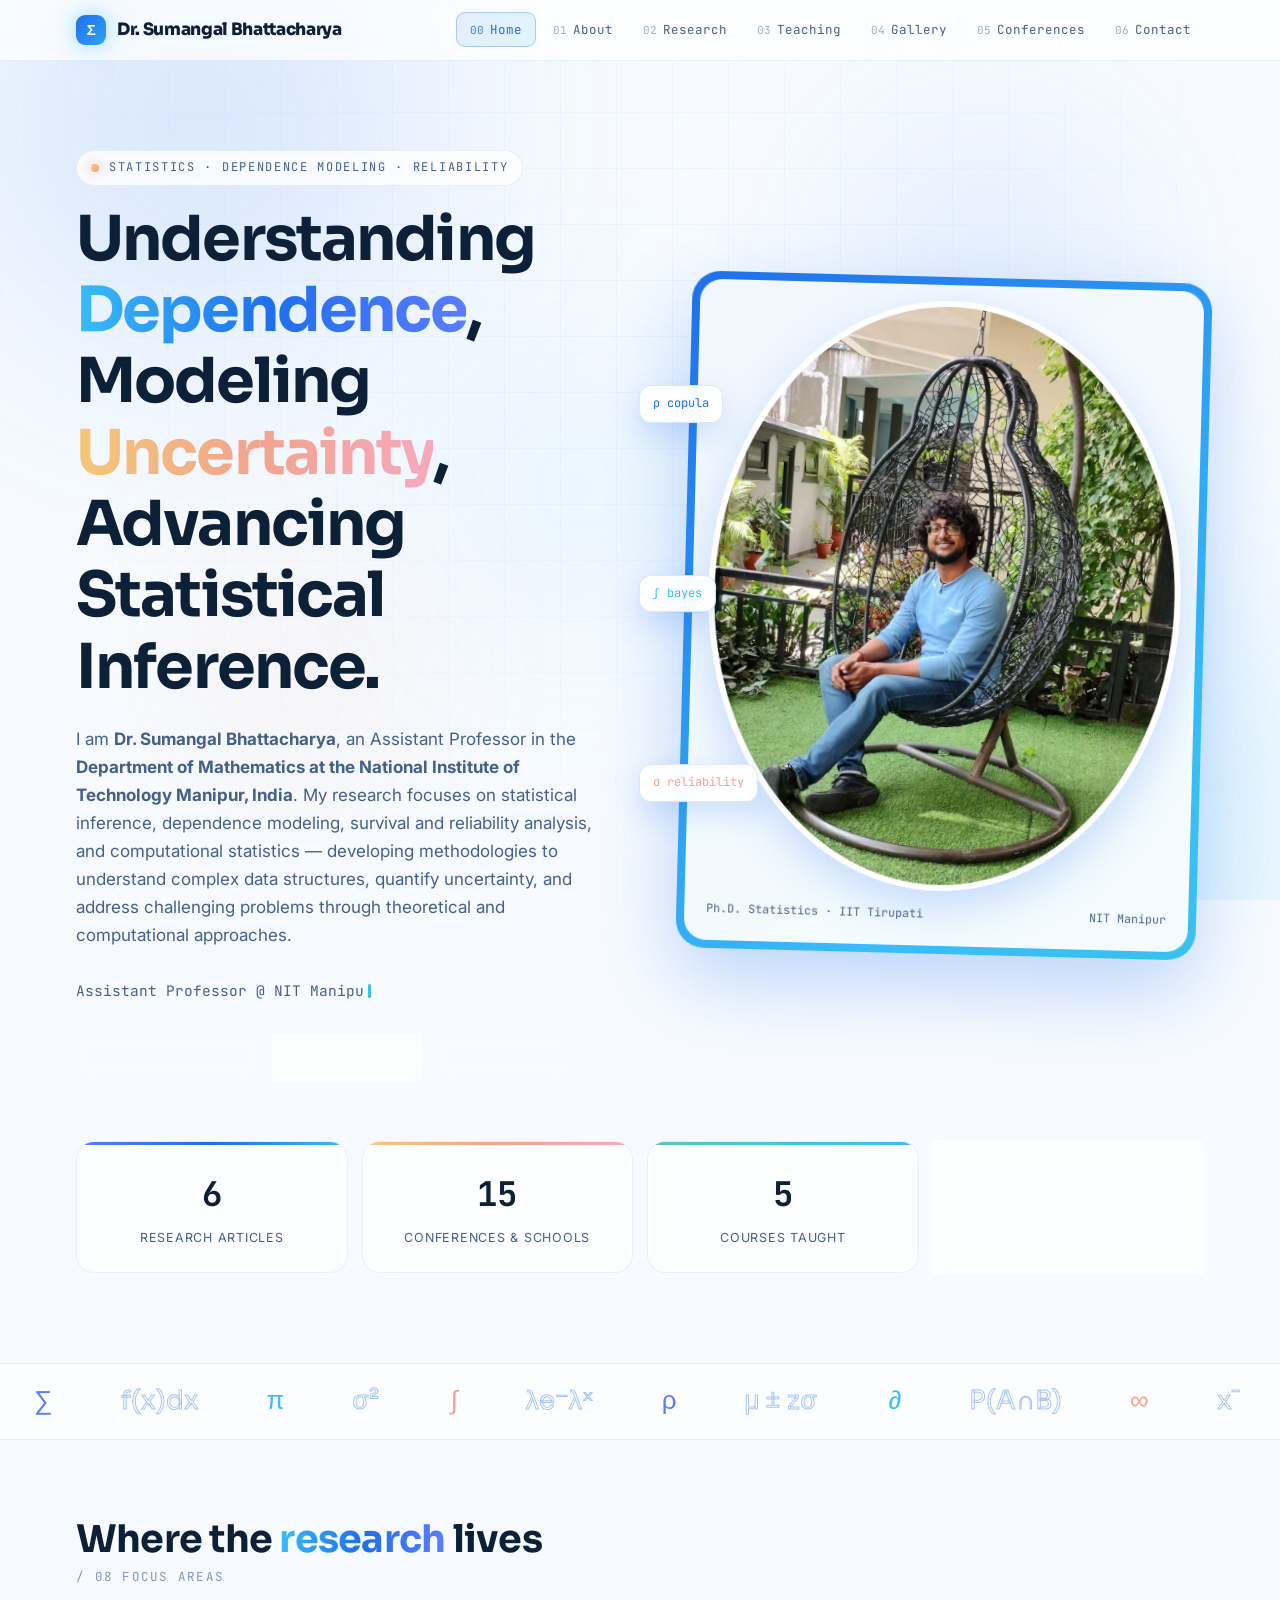
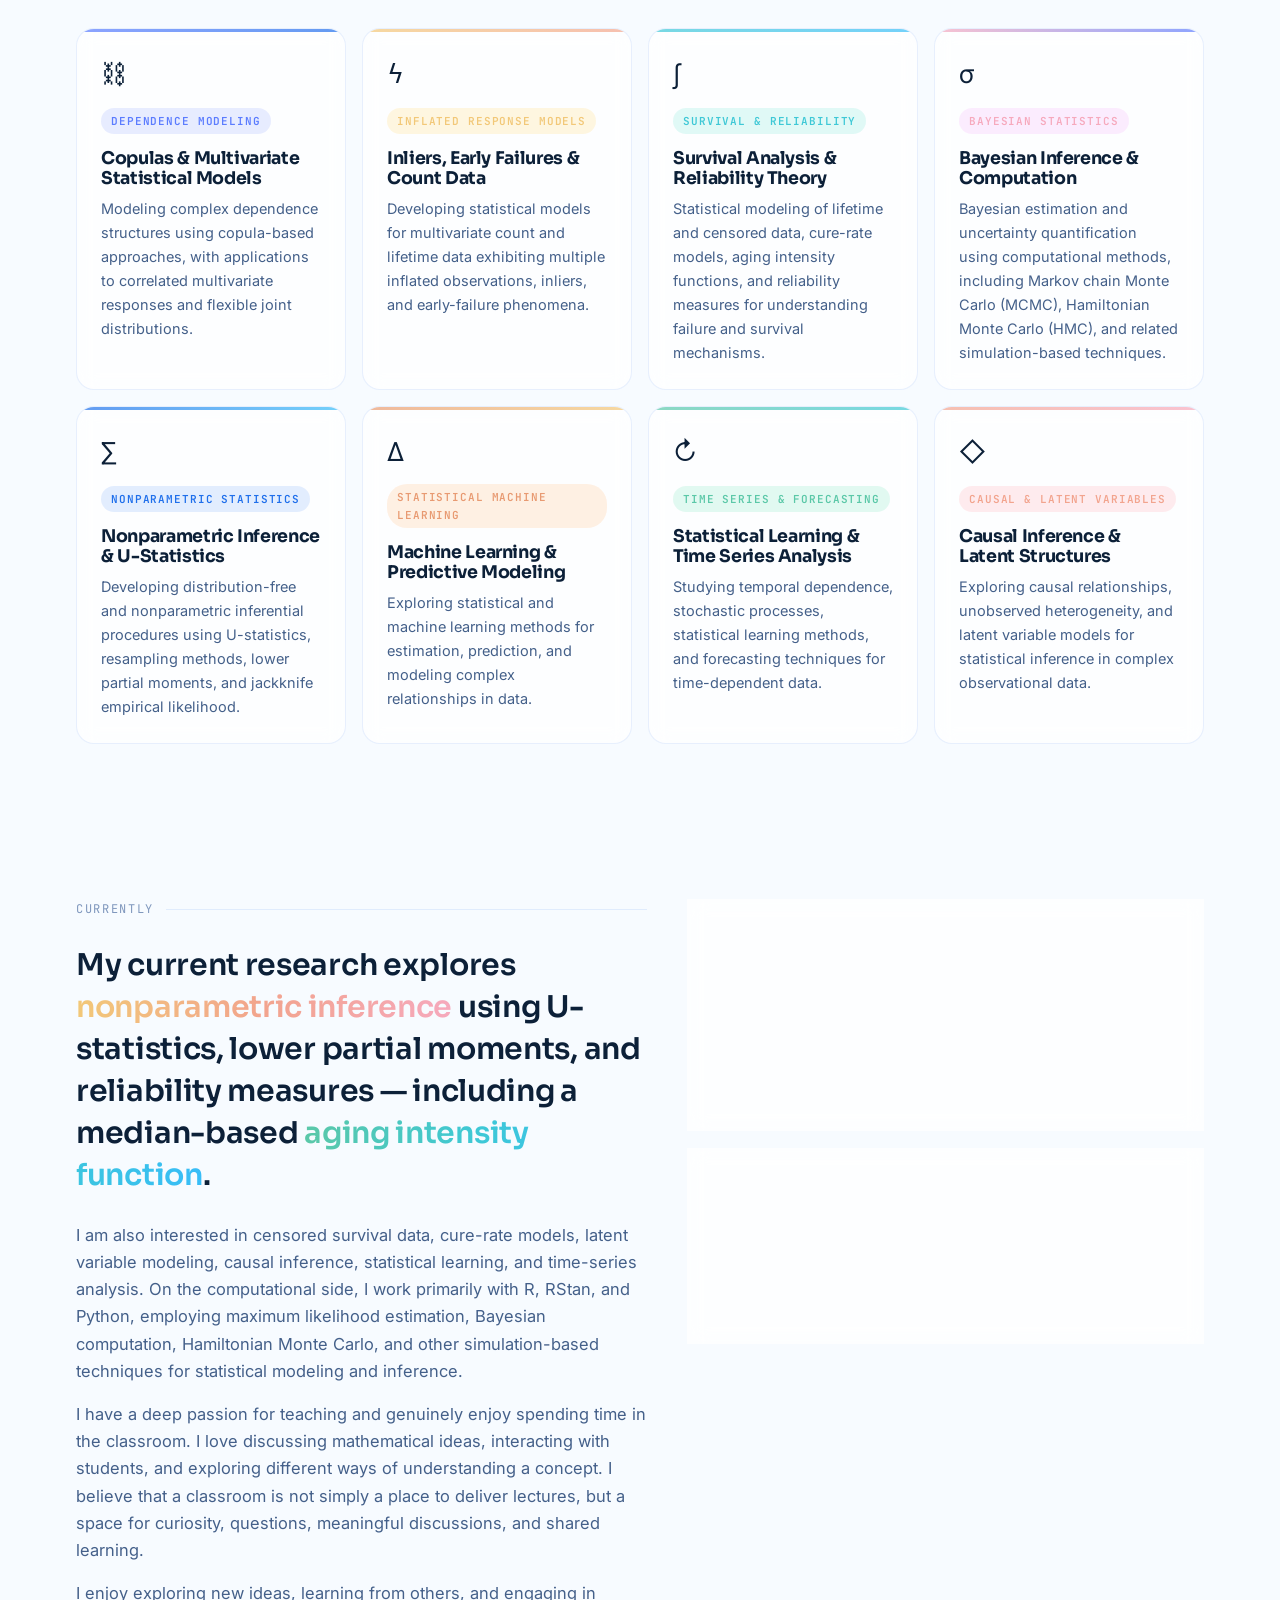
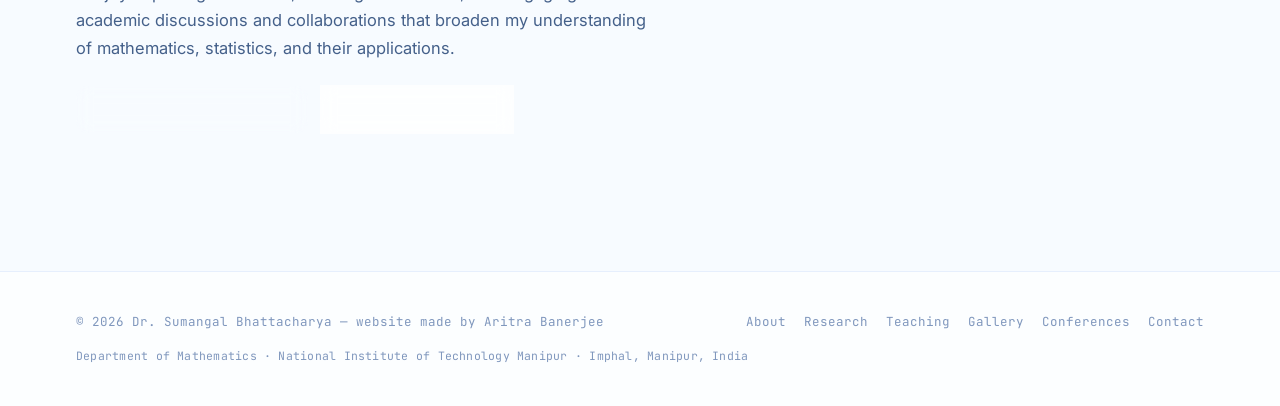
<file: index.html>
<!DOCTYPE html>
<html lang="en">
<head>
<meta charset="UTF-8">
<meta name="viewport" content="width=device-width, initial-scale=1.0">
<title>Dr. Sumangal Bhattacharya — Statistician &amp; Researcher</title>
<meta name="description" content="Portfolio of Dr. Sumangal Bhattacharya — Assistant Professor in the Department of Mathematics at the National Institute of Technology Manipur. Statistical inference, dependence modeling, survival and reliability analysis, and computational statistics.">
<link rel="stylesheet" href="css/style.css">
</head>
<body>

<div class="grid-overlay"></div>
<div class="aurora"><span></span><span></span><span></span></div>
<div class="mathfield" id="mathfield"></div>
<div class="progress"></div>

<header class="site-header">
  <nav class="nav">
    <a href="index.html" class="brand"><span class="orb">Σ</span>Dr. Sumangal Bhattacharya</a>
    <ul class="nav-links">
      <li><a href="index.html"><span class="idx">00</span>Home</a></li>
      <li><a href="about.html"><span class="idx">01</span>About</a></li>
      <li><a href="research.html"><span class="idx">02</span>Research</a></li>
      <li><a href="teaching.html"><span class="idx">03</span>Teaching</a></li>
      <li><a href="gallery.html"><span class="idx">04</span>Gallery</a></li>
      <li><a href="conferences.html"><span class="idx">05</span>Conferences</a></li>
      <li><a href="contact.html"><span class="idx">06</span>Contact</a></li>
    </ul>
    <button class="nav-toggle" aria-label="Toggle menu">☰</button>
  </nav>
</header>

<main>
  <!-- HERO -->
  <section class="hero">
    <div class="wrap hero-inner">
      <div class="reveal">
        <p class="eyebrow">Statistics · Dependence Modeling · Reliability</p>
        <h1>
          Understanding <span class="grad grad-1">Dependence</span>,
          <span class="line2">Modeling <span class="grad grad-2">Uncertainty</span>,</span>
          <span class="line2">Advancing Statistical Inference.</span>
        </h1>
        <p class="lead">
          I am <b>Dr. Sumangal Bhattacharya</b>, an Assistant Professor in the
          <b>Department of Mathematics at the National Institute of Technology Manipur, India</b>.
          My research focuses on statistical inference, dependence modeling, survival and
          reliability analysis, and computational statistics — developing methodologies to
          understand complex data structures, quantify uncertainty, and address challenging
          problems through theoretical and computational approaches.
        </p>
        <p class="lead mono" style="font-size:14.5px;">
          <span class="type-wrap"></span><span class="caret"></span>
        </p>
        <div class="btn-row">
          <a class="btn btn-primary" href="research.html">See the research →</a>
          <a class="btn" href="CV%20Sumangal%20Bhattacharya%20Statistics.pdf" target="_blank" rel="noopener">⬇ Download CV</a>
          <a class="btn btn-ghost" href="contact.html">Get in touch</a>
        </div>
      </div>

      <div class="reveal hero-media" data-delay="2">
        <div class="profile-card">
          <div class="card-inner">
            <!-- Drop your photo as images/profile.jpg to replace the monogram -->
            <img id="heroPic" src="images/profile.jpg" alt="Dr. Sumangal Bhattacharya"
                 onerror="this.src='data:image/svg+xml;utf8,'+encodeURIComponent('<svg xmlns=&quot;http://www.w3.org/2000/svg&quot; width=&quot;600&quot; height=&quot;600&quot;><defs><linearGradient id=&quot;g&quot; x1=&quot;0&quot; y1=&quot;0&quot; x2=&quot;1&quot; y2=&quot;1&quot;><stop offset=&quot;0&quot; stop-color=&quot;#a855f7&quot;/><stop offset=&quot;.5&quot; stop-color=&quot;#3b82f6&quot;/><stop offset=&quot;1&quot; stop-color=&quot;#22d3ee&quot;/></linearGradient></defs><rect width=&quot;600&quot; height=&quot;600&quot; fill=&quot;url(#g)&quot;/><text x=&quot;300&quot; y=&quot;340&quot; font-family=&quot;Sora, sans-serif&quot; font-size=&quot;200&quot; font-weight=&quot;800&quot; fill=&quot;#fff&quot; text-anchor=&quot;middle&quot;>&#x03A3; &#x03C0;</text><text x=&quot;300&quot; y=&quot;420&quot; font-family=&quot;JetBrains Mono, monospace&quot; font-size=&quot;34&quot; fill=&quot;rgba(255,255,255,.85)&quot; text-anchor=&quot;middle&quot;>Statistics · Mathematics</text></svg>'); this.removeAttribute('onerror');">
            <div class="pc-meta">
              <span>Ph.D. Statistics · IIT Tirupati</span>
              <span>NIT Manipur</span>
            </div>
          </div>
        </div>
        <div class="float-chip c1">ρ copula</div>
        <div class="float-chip c2">∫ bayes</div>
        <div class="float-chip c3">σ reliability</div>
      </div>
    </div>

    <div class="wrap">
      <div class="stat-strip reveal" data-delay="3">
        <div class="stat">
          <div class="n" data-count="6">0</div>
          <div class="l">Research articles</div>
        </div>
        <div class="stat">
          <div class="n" data-count="15">0</div>
          <div class="l">Conferences &amp; schools</div>
        </div>
        <div class="stat">
          <div class="n" data-count="5">0</div>
          <div class="l">Courses taught</div>
        </div>
        <div class="stat">
          <div class="n" data-count="3">0</div>
          <div class="l">Institutions served</div>
        </div>
      </div>
    </div>
  </section>

  <!-- MARQUEE -->
  <div class="marquee">
    <div class="track">
      <span class="hi">∑</span><span>f(x)dx</span><span class="hi">π</span><span>σ²</span>
      <span class="hi">∫</span><span>λe⁻λˣ</span><span class="hi">ρ</span><span>μ ± zσ</span>
      <span class="hi">∂</span><span>P(A∩B)</span><span class="hi">∞</span><span>x̄</span>
      <span class="hi">Δ</span><span>X~N(0,1)</span><span class="hi">θ̂</span><span>√2</span>
      <span class="hi">η</span><span>p-value</span><span class="hi">Γ</span><span>H₀ vs H₁</span>
      <span class="hi">e</span><span>cov(X,Y)</span><span class="hi">χ²</span><span>β₀+β₁x</span>
      <span class="hi">⊕</span><span>lim f(x)</span><span class="hi">φ</span><span>Σxᵢ</span>
      <span class="hi">∑</span><span>f(x)dx</span><span class="hi">π</span><span>σ²</span>
      <span class="hi">∫</span><span>λe⁻λˣ</span><span class="hi">ρ</span><span>μ ± zσ</span>
      <span class="hi">∂</span><span>P(A∩B)</span><span class="hi">∞</span><span>x̄</span>
    </div>
  </div>

  <!-- RESEARCH AREAS -->
  <section class="section">
    <div class="wrap">
      <div class="section-head reveal">
        <div>
          <h2>Where the <span class="grad grad-1">research</span> lives</h2>
          <span class="sub">/ 08 focus areas</span>
        </div>
      </div>

      <div class="grid">
        <div class="card tilt reveal" data-c="0">
          <span class="sym">⛓</span>
          <span class="tag tag-violet">Dependence Modeling</span>
          <h3>Copulas &amp; Multivariate Statistical Models</h3>
          <p>Modeling complex dependence structures using copula-based approaches, with applications to correlated multivariate responses and flexible joint distributions.</p>
        </div>
        <div class="card tilt reveal" data-delay="1" data-c="1">
          <span class="sym">ϟ</span>
          <span class="tag tag-gold">Inflated Response Models</span>
          <h3>Inliers, Early Failures &amp; Count Data</h3>
          <p>Developing statistical models for multivariate count and lifetime data exhibiting multiple inflated observations, inliers, and early-failure phenomena.</p>
        </div>
        <div class="card tilt reveal" data-delay="2" data-c="2">
          <span class="sym">∫</span>
          <span class="tag tag-teal">Survival &amp; Reliability</span>
          <h3>Survival Analysis &amp; Reliability Theory</h3>
          <p>Statistical modeling of lifetime and censored data, cure-rate models, aging intensity functions, and reliability measures for understanding failure and survival mechanisms.</p>
        </div>
        <div class="card tilt reveal" data-c="3">
          <span class="sym">σ</span>
          <span class="tag tag-pink">Bayesian Statistics</span>
          <h3>Bayesian Inference &amp; Computation</h3>
          <p>Bayesian estimation and uncertainty quantification using computational methods, including Markov chain Monte Carlo (MCMC), Hamiltonian Monte Carlo (HMC), and related simulation-based techniques.</p>
        </div>
        <div class="card tilt reveal" data-delay="1" data-c="4">
          <span class="sym">∑</span>
          <span class="tag tag-blue">Nonparametric Statistics</span>
          <h3>Nonparametric Inference &amp; U-Statistics</h3>
          <p>Developing distribution-free and nonparametric inferential procedures using U-statistics, resampling methods, lower partial moments, and jackknife empirical likelihood.</p>
        </div>
        <div class="card tilt reveal" data-delay="2" data-c="5">
          <span class="sym">Δ</span>
          <span class="tag tag-orange">Statistical Machine Learning</span>
          <h3>Machine Learning &amp; Predictive Modeling</h3>
          <p>Exploring statistical and machine learning methods for estimation, prediction, and modeling complex relationships in data.</p>
        </div>
        <div class="card tilt reveal" data-c="6">
          <span class="sym">↻</span>
          <span class="tag tag-green">Time Series &amp; Forecasting</span>
          <h3>Statistical Learning &amp; Time Series Analysis</h3>
          <p>Studying temporal dependence, stochastic processes, statistical learning methods, and forecasting techniques for time-dependent data.</p>
        </div>
        <div class="card tilt reveal" data-delay="1" data-c="7">
          <span class="sym">◇</span>
          <span class="tag tag-coral">Causal &amp; Latent Variables</span>
          <h3>Causal Inference &amp; Latent Structures</h3>
          <p>Exploring causal relationships, unobserved heterogeneity, and latent variable models for statistical inference in complex observational data.</p>
        </div>
      </div>
    </div>
  </section>

  <!-- CURRENTLY -->
  <section class="section">
    <div class="wrap cols-2">
      <div class="reveal">
        <div class="divider-label">Currently</div>
        <p class="quote">
          My current research explores <span class="grad grad-2">nonparametric inference</span>
          using U-statistics, lower partial moments, and reliability measures — including
          a median-based <span class="grad grad-3">aging intensity function</span>.
        </p>
        <p class="lede">
          I am also interested in censored survival data, cure-rate models, latent variable
          modeling, causal inference, statistical learning, and time-series analysis. On the
          computational side, I work primarily with R, RStan, and Python, employing maximum
          likelihood estimation, Bayesian computation, Hamiltonian Monte Carlo, and other
          simulation-based techniques for statistical modeling and inference.
        </p>
        <p class="lede" style="margin-top:16px;">
          I have a deep passion for teaching and genuinely enjoy spending time in the classroom.
          I love discussing mathematical ideas, interacting with students, and exploring different
          ways of understanding a concept. I believe that a classroom is not simply a place to
          deliver lectures, but a space for curiosity, questions, meaningful discussions, and
          shared learning.
        </p>
        <p class="lede" style="margin-top:16px;">
          I enjoy exploring new ideas, learning from others, and engaging in academic discussions
          and collaborations that broaden my understanding of mathematics, statistics, and their
          applications.
        </p>
        <div class="btn-row" style="margin-top:24px;">
          <a class="btn btn-primary" href="gallery.html">View the photo gallery →</a>
          <a class="btn" href="about.html">Read the full story</a>
        </div>
      </div>
      <div class="reveal" data-delay="2">
        <div class="panel">
          <h3><span class="grad grad-1">Toolkit</span></h3>
          <div class="pill-row">
            <span class="pill p-violet">R</span>
            <span class="pill p-blue">RStan</span>
            <span class="pill p-cyan">Python</span>
            <span class="pill p-green">C++</span>
            <span class="pill p-gold">MATLAB</span>
            <span class="pill p-coral">LaTeX</span>
            <span class="pill p-pink">HMC · MCMC</span>
            <span class="pill p-teal">TensorFlow</span>
            <span class="pill p-orange">NumPy / SciPy</span>
            <span class="pill p-violet">scikit-learn</span>
            <span class="pill p-blue">ggplot2</span>
            <span class="pill p-cyan">tidyverse</span>
          </div>
        </div>
        <div class="panel">
          <h3><span class="grad grad-2">Highlight</span></h3>
          <p>
            <b style="color:var(--text);">On Modeling Bivariate Lifetime Data in the Presence of Inliers</b>
            — <em>Annals of Data Science</em> (2024). A copula-based framework for
            lifetime data that is robust to early-failure inliers.
          </p>
          <p style="margin-top:12px;color:var(--dim);font-family:var(--font-mono);font-size:12.5px;">
            DOI: 10.1007/s40745-023-00511-2
          </p>
        </div>
      </div>
    </div>
  </section>
</main>

<footer class="site-footer">
  <div class="wrap footer-row">
    <span>© <span id="year">2026</span> Dr. Sumangal Bhattacharya — website made by Aritra Banerjee</span>
    <div class="footer-links">
      <a href="about.html">About</a>
      <a href="research.html">Research</a>
      <a href="teaching.html">Teaching</a>
      <a href="gallery.html">Gallery</a>
      <a href="conferences.html">Conferences</a>
      <a href="contact.html">Contact</a>
    </div>
  </div>
  <div class="wrap footer-address">
    Department of Mathematics · National Institute of Technology Manipur · Imphal, Manipur, India
  </div>
</footer>

<button class="to-top" aria-label="Back to top">↑</button>

<script src="js/gallery-data.js"></script>
<script src="js/main.js"></script>
</body>
</html>
</file>
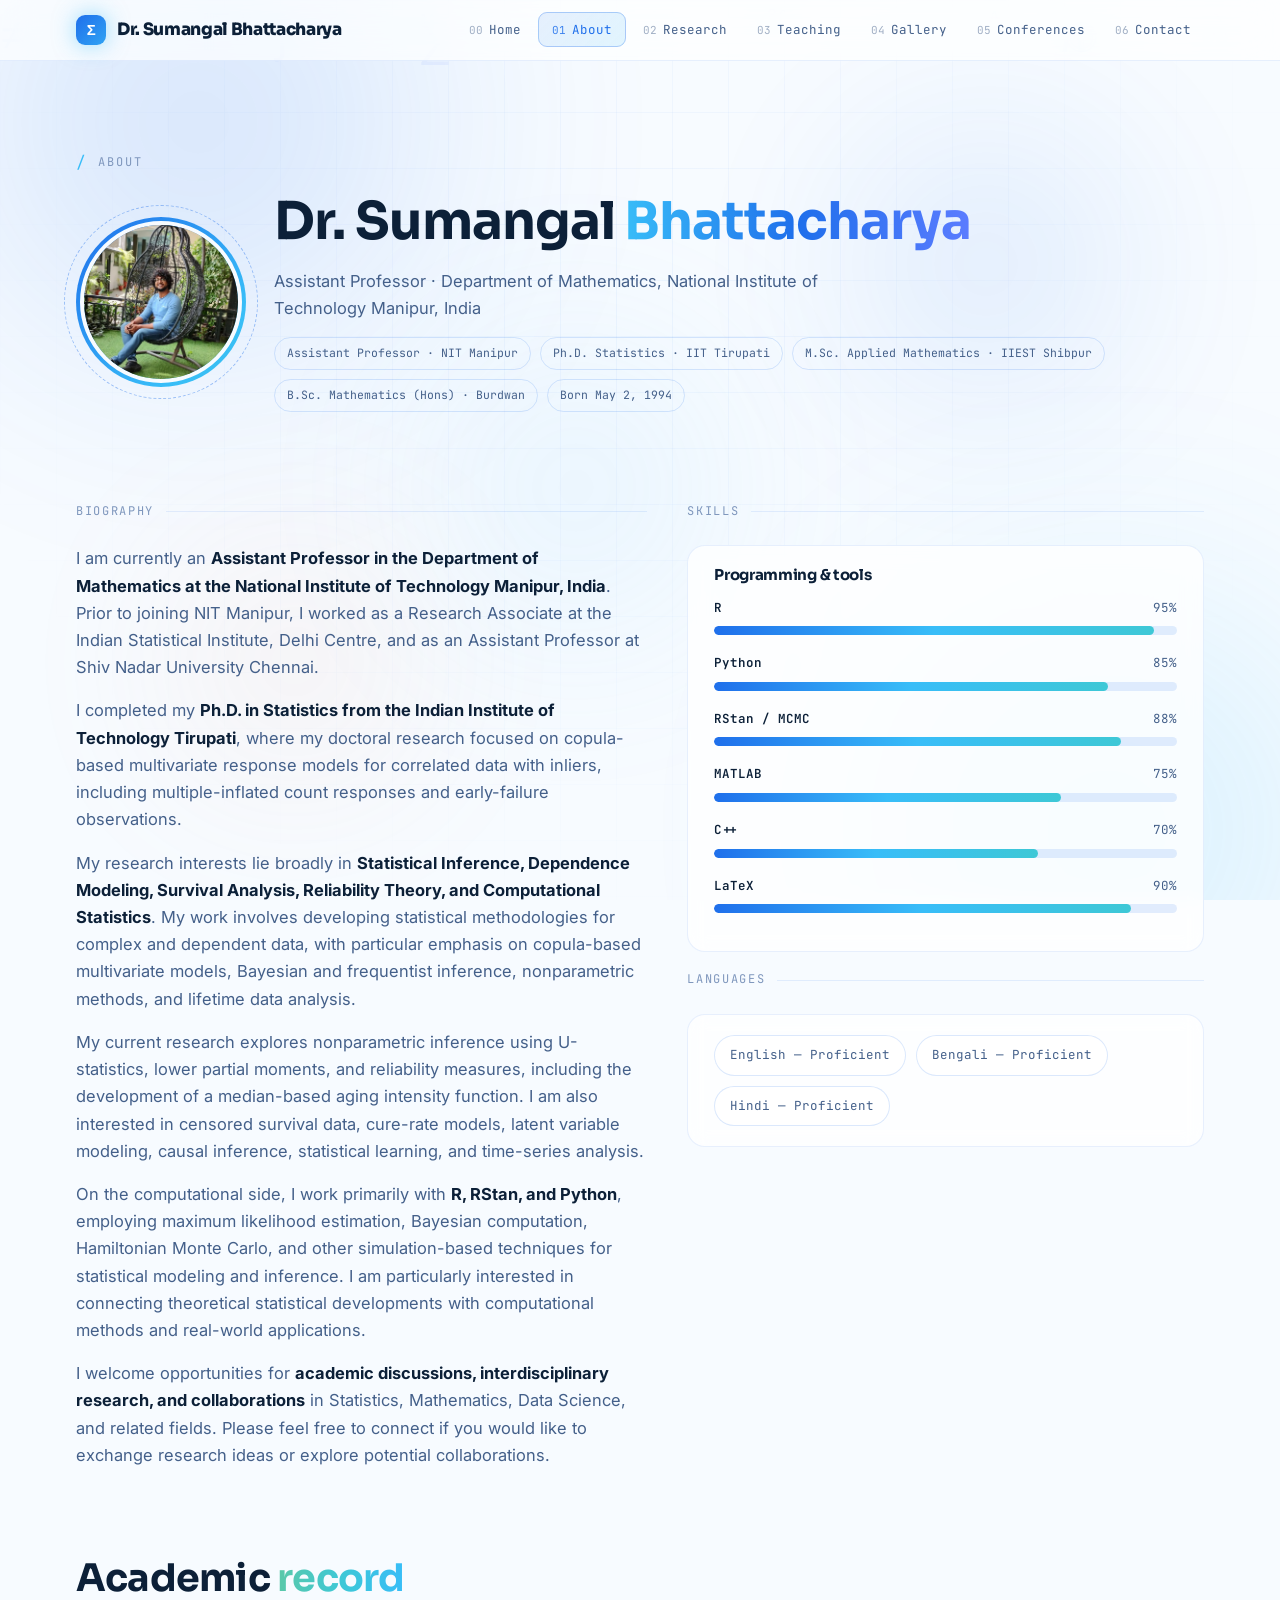
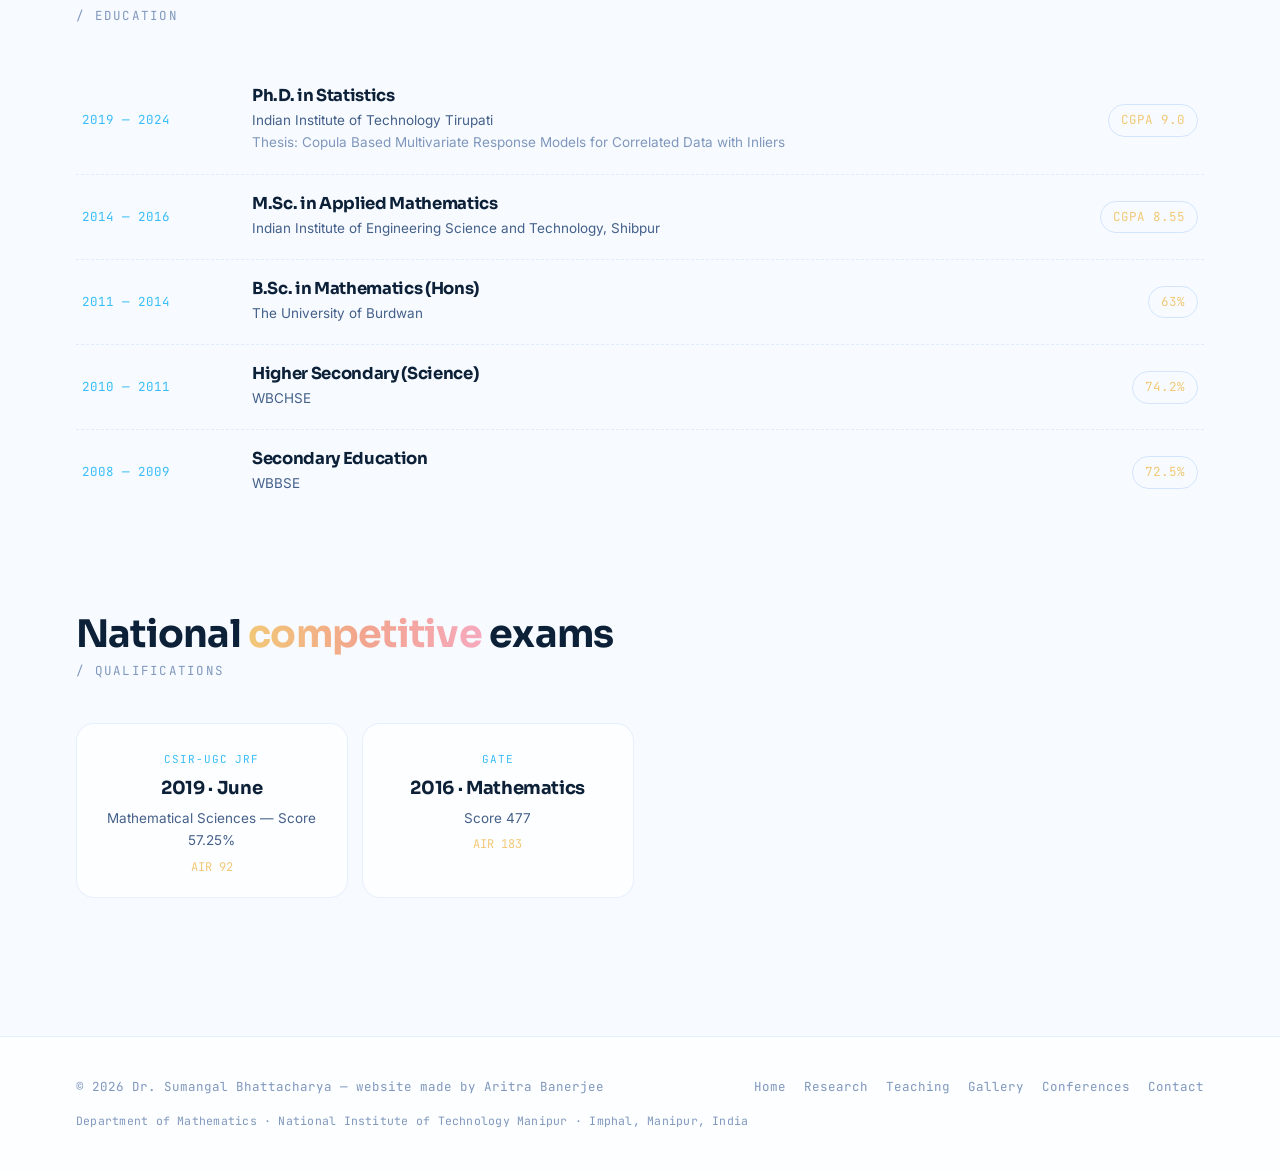
<file: about.html>
<!DOCTYPE html>
<html lang="en">
<head>
<meta charset="UTF-8">
<meta name="viewport" content="width=device-width, initial-scale=1.0">
<title>About — Dr. Sumangal Bhattacharya</title>
<meta name="description" content="About Dr. Sumangal Bhattacharya — Assistant Professor in the Department of Mathematics at the National Institute of Technology Manipur. Biography, education, qualifications, and skills.">
<link rel="stylesheet" href="css/style.css">
</head>
<body>

<div class="grid-overlay"></div>
<div class="aurora"><span></span><span></span><span></span></div>
<div class="mathfield" id="mathfield"></div>
<div class="progress"></div>

<header class="site-header">
  <nav class="nav">
    <a href="index.html" class="brand"><span class="orb">Σ</span>Dr. Sumangal Bhattacharya</a>
    <ul class="nav-links">
      <li><a href="index.html"><span class="idx">00</span>Home</a></li>
      <li><a href="about.html"><span class="idx">01</span>About</a></li>
      <li><a href="research.html"><span class="idx">02</span>Research</a></li>
      <li><a href="teaching.html"><span class="idx">03</span>Teaching</a></li>
      <li><a href="gallery.html"><span class="idx">04</span>Gallery</a></li>
      <li><a href="conferences.html"><span class="idx">05</span>Conferences</a></li>
      <li><a href="contact.html"><span class="idx">06</span>Contact</a></li>
    </ul>
    <button class="nav-toggle" aria-label="Toggle menu">☰</button>
  </nav>
</header>

<main>
  <section class="page-hero">
    <div class="wrap">
      <p class="crumb reveal">About</p>
      <div class="about-hero-row reveal">
        <div class="profile-pic">
          <!-- Drop your photo as images/profile.jpg to replace the monogram -->
          <img src="images/profile.jpg" alt="Dr. Sumangal Bhattacharya"
               onerror="this.src='data:image/svg+xml;utf8,'+encodeURIComponent('<svg xmlns=&quot;http://www.w3.org/2000/svg&quot; width=&quot;200&quot; height=&quot;200&quot;><defs><linearGradient id=&quot;g&quot; x1=&quot;0&quot; y1=&quot;0&quot; x2=&quot;1&quot; y2=&quot;1&quot;><stop offset=&quot;0&quot; stop-color=&quot;#a855f7&quot;/><stop offset=&quot;.5&quot; stop-color=&quot;#3b82f6&quot;/><stop offset=&quot;1&quot; stop-color=&quot;#22d3ee&quot;/></linearGradient></defs><rect width=&quot;200&quot; height=&quot;200&quot; fill=&quot;url(#g)&quot;/><text x=&quot;100&quot; y=&quot;125&quot; font-family=&quot;Sora, sans-serif&quot; font-size=&quot;60&quot; font-weight=&quot;800&quot; fill=&quot;#fff&quot; text-anchor=&quot;middle&quot;>SB</text></svg>'); this.removeAttribute('onerror');">
          <span class="ring"></span>
        </div>
        <div style="flex:1;min-width:240px;">
          <h1>Dr. Sumangal <span class="grad grad-1">Bhattacharya</span></h1>
          <p style="color:var(--muted);margin-top:6px;font-size:16.5px;">
            Assistant Professor · Department of Mathematics, National Institute of Technology Manipur, India
          </p>
          <div class="chip-row">
            <span class="mini-chip">Assistant Professor · NIT Manipur</span>
            <span class="mini-chip">Ph.D. Statistics · IIT Tirupati</span>
            <span class="mini-chip">M.Sc. Applied Mathematics · IIEST Shibpur</span>
            <span class="mini-chip">B.Sc. Mathematics (Hons) · Burdwan</span>
            <span class="mini-chip">Born May 2, 1994</span>
          </div>
        </div>
      </div>
    </div>
  </section>

  <section class="section" style="padding-top:30px;">
    <div class="wrap cols-2">
      <div class="reveal">
        <div class="divider-label">Biography</div>
        <p class="lede" style="margin-bottom:16px;">
          I am currently an <b style="color:var(--text);">Assistant Professor in the Department of
          Mathematics at the National Institute of Technology Manipur, India</b>. Prior to joining
          NIT Manipur, I worked as a Research Associate at the Indian Statistical Institute, Delhi
          Centre, and as an Assistant Professor at Shiv Nadar University Chennai.
        </p>
        <p class="lede" style="margin-bottom:16px;">
          I completed my <b style="color:var(--text);">Ph.D. in Statistics from the Indian Institute
          of Technology Tirupati</b>, where my doctoral research focused on copula-based multivariate
          response models for correlated data with inliers, including multiple-inflated count
          responses and early-failure observations.
        </p>
        <p class="lede" style="margin-bottom:16px;">
          My research interests lie broadly in <b style="color:var(--text);">Statistical Inference,
          Dependence Modeling, Survival Analysis, Reliability Theory, and Computational Statistics</b>.
          My work involves developing statistical methodologies for complex and dependent data, with
          particular emphasis on copula-based multivariate models, Bayesian and frequentist inference,
          nonparametric methods, and lifetime data analysis.
        </p>
        <p class="lede" style="margin-bottom:16px;">
          My current research explores nonparametric inference using U-statistics, lower partial
          moments, and reliability measures, including the development of a median-based aging
          intensity function. I am also interested in censored survival data, cure-rate models, latent
          variable modeling, causal inference, statistical learning, and time-series analysis.
        </p>
        <p class="lede" style="margin-bottom:16px;">
          On the computational side, I work primarily with <b style="color:var(--text);">R, RStan,
          and Python</b>, employing maximum likelihood estimation, Bayesian computation, Hamiltonian
          Monte Carlo, and other simulation-based techniques for statistical modeling and inference.
          I am particularly interested in connecting theoretical statistical developments with
          computational methods and real-world applications.
        </p>
        <p class="lede">
          I welcome opportunities for <b style="color:var(--text);">academic discussions,
          interdisciplinary research, and collaborations</b> in Statistics, Mathematics, Data Science,
          and related fields. Please feel free to connect if you would like to exchange research ideas
          or explore potential collaborations.
        </p>
      </div>

      <div class="reveal" data-delay="2">
        <div class="divider-label">Skills</div>
        <div class="panel" style="padding:20px 26px;">
          <h3 style="font-size:15px;">Programming &amp; tools</h3>
          <div class="skill-bar">
            <div class="sb-head"><b>R</b><span>95%</span></div>
            <div class="sb-track"><div class="sb-fill" data-w="95"></div></div>
          </div>
          <div class="skill-bar">
            <div class="sb-head"><b>Python</b><span>85%</span></div>
            <div class="sb-track"><div class="sb-fill" data-w="85"></div></div>
          </div>
          <div class="skill-bar">
            <div class="sb-head"><b>RStan / MCMC</b><span>88%</span></div>
            <div class="sb-track"><div class="sb-fill" data-w="88"></div></div>
          </div>
          <div class="skill-bar">
            <div class="sb-head"><b>MATLAB</b><span>75%</span></div>
            <div class="sb-track"><div class="sb-fill" data-w="75"></div></div>
          </div>
          <div class="skill-bar">
            <div class="sb-head"><b>C++</b><span>70%</span></div>
            <div class="sb-track"><div class="sb-fill" data-w="70"></div></div>
          </div>
          <div class="skill-bar">
            <div class="sb-head"><b>LaTeX</b><span>90%</span></div>
            <div class="sb-track"><div class="sb-fill" data-w="90"></div></div>
          </div>
        </div>

        <div class="divider-label">Languages</div>
        <div class="panel" style="padding:20px 26px;">
          <div class="pill-row">
            <span class="pill p-cyan">English — Proficient</span>
            <span class="pill p-violet">Bengali — Proficient</span>
            <span class="pill p-gold">Hindi — Proficient</span>
          </div>
        </div>
      </div>
    </div>
  </section>

  <section class="section" style="padding-top:10px;">
    <div class="wrap">
      <div class="section-head reveal">
        <div>
          <h2>Academic <span class="grad grad-3">record</span></h2>
          <span class="sub">/ education</span>
        </div>
      </div>

      <div class="reveal">
        <div class="edu-row">
          <span class="years">2019 — 2024</span>
          <div>
            <h4>Ph.D. in Statistics</h4>
            <p class="inst">Indian Institute of Technology Tirupati</p>
            <p class="inst" style="color:var(--dim);">
              Thesis: Copula Based Multivariate Response Models for Correlated Data with Inliers
            </p>
          </div>
          <span class="score">CGPA 9.0</span>
        </div>
        <div class="edu-row">
          <span class="years">2014 — 2016</span>
          <div>
            <h4>M.Sc. in Applied Mathematics</h4>
            <p class="inst">Indian Institute of Engineering Science and Technology, Shibpur</p>
          </div>
          <span class="score">CGPA 8.55</span>
        </div>
        <div class="edu-row">
          <span class="years">2011 — 2014</span>
          <div>
            <h4>B.Sc. in Mathematics (Hons)</h4>
            <p class="inst">The University of Burdwan</p>
          </div>
          <span class="score">63%</span>
        </div>
        <div class="edu-row">
          <span class="years">2010 — 2011</span>
          <div>
            <h4>Higher Secondary (Science)</h4>
            <p class="inst">WBCHSE</p>
          </div>
          <span class="score">74.2%</span>
        </div>
        <div class="edu-row" style="border-bottom:none;">
          <span class="years">2008 — 2009</span>
          <div>
            <h4>Secondary Education</h4>
            <p class="inst">WBBSE</p>
          </div>
          <span class="score">72.5%</span>
        </div>
      </div>
    </div>
  </section>

  <section class="section" style="padding-top:20px;">
    <div class="wrap">
      <div class="section-head reveal">
        <div>
          <h2>National <span class="grad grad-2">competitive</span> exams</h2>
          <span class="sub">/ qualifications</span>
        </div>
      </div>
      <div class="grid tight">
        <div class="exam-card tilt reveal">
          <span class="ex-tag">CSIR-UGC JRF</span>
          <h3>2019 · June</h3>
          <p>Mathematical Sciences — Score 57.25%</p>
          <p style="color:var(--gold);margin-top:6px;font-family:var(--font-mono);font-size:12px;">AIR 92</p>
        </div>
        <div class="exam-card tilt reveal" data-delay="1">
          <span class="ex-tag">GATE</span>
          <h3>2016 · Mathematics</h3>
          <p>Score 477</p>
          <p style="color:var(--gold);margin-top:6px;font-family:var(--font-mono);font-size:12px;">AIR 183</p>
        </div>
      </div>
    </div>
  </section>
</main>

<footer class="site-footer">
  <div class="wrap footer-row">
    <span>© <span id="year">2026</span> Dr. Sumangal Bhattacharya — website made by Aritra Banerjee</span>
    <div class="footer-links">
      <a href="index.html">Home</a>
      <a href="research.html">Research</a>
      <a href="teaching.html">Teaching</a>
      <a href="gallery.html">Gallery</a>
      <a href="conferences.html">Conferences</a>
      <a href="contact.html">Contact</a>
    </div>
  </div>
  <div class="wrap footer-address">
    Department of Mathematics · National Institute of Technology Manipur · Imphal, Manipur, India
  </div>
</footer>

<button class="to-top" aria-label="Back to top">↑</button>

<script src="js/gallery-data.js"></script>
<script src="js/main.js"></script>
</body>
</html>
</file>
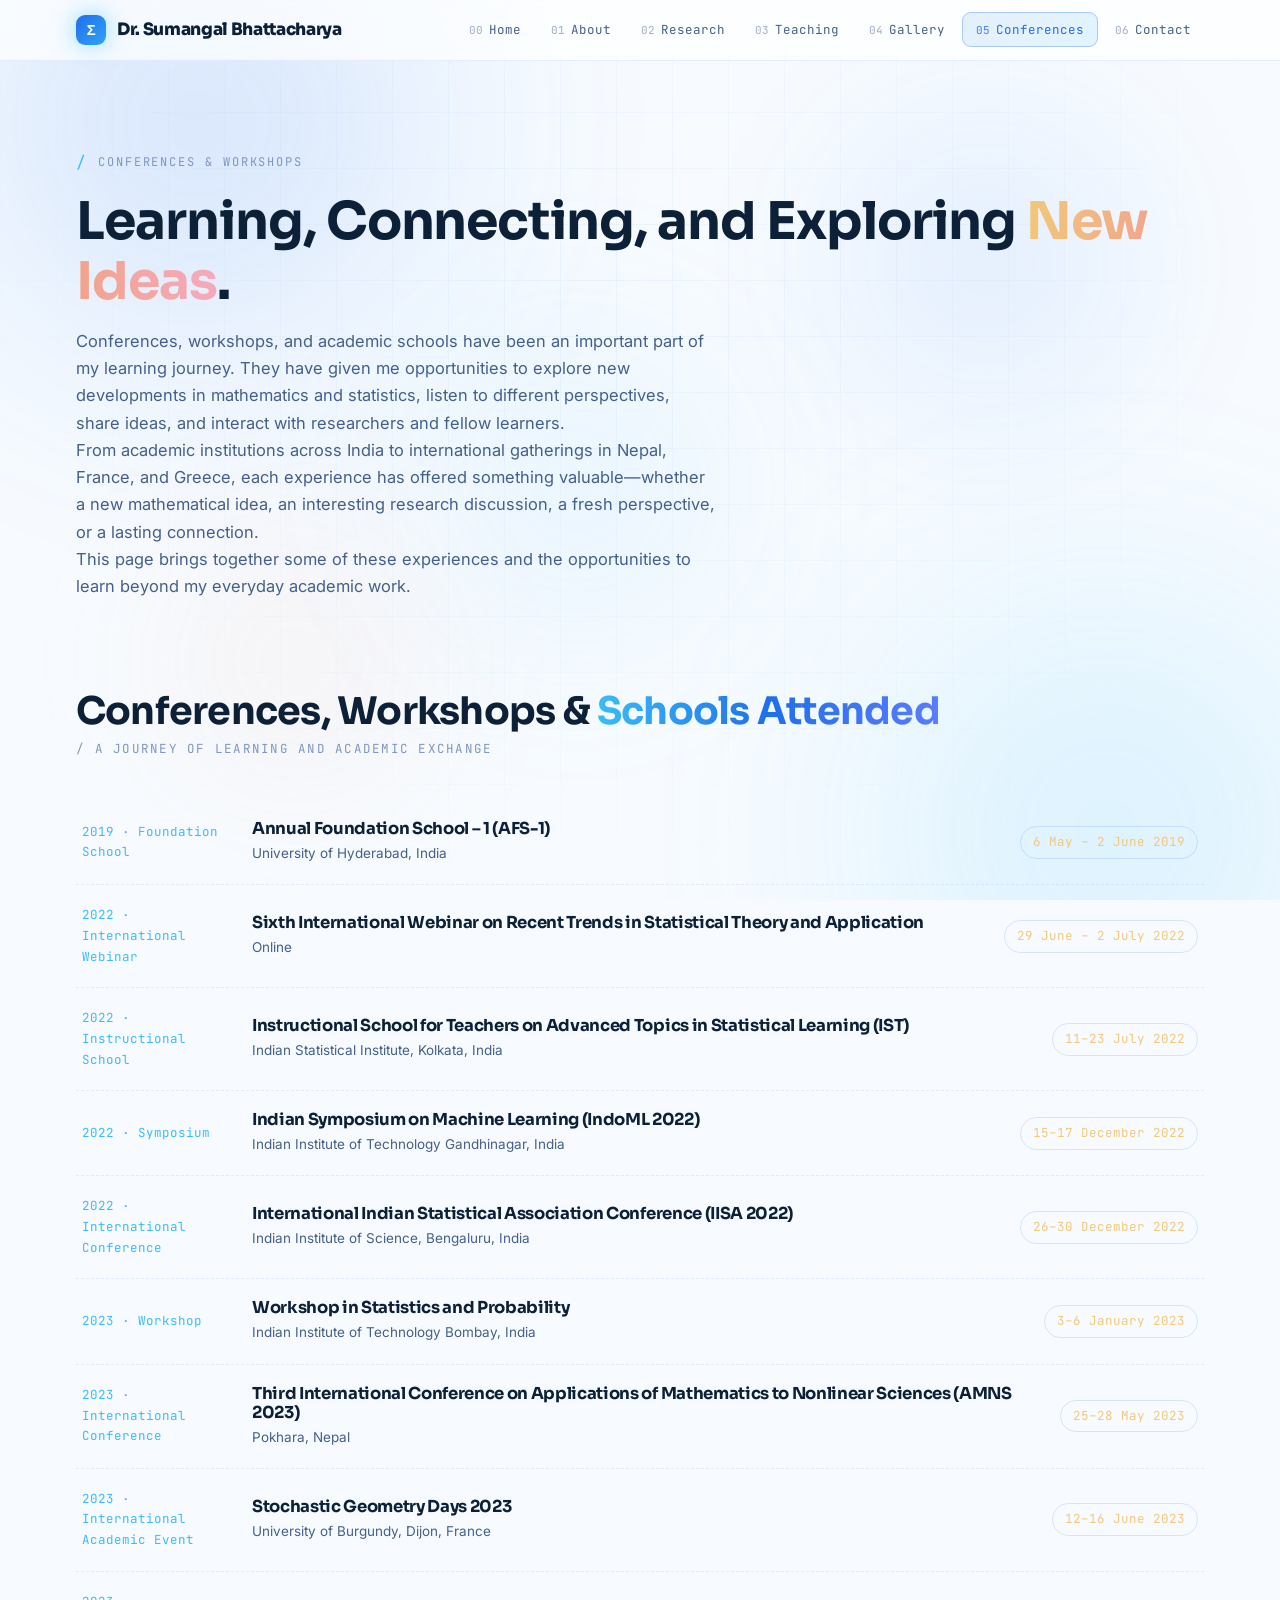
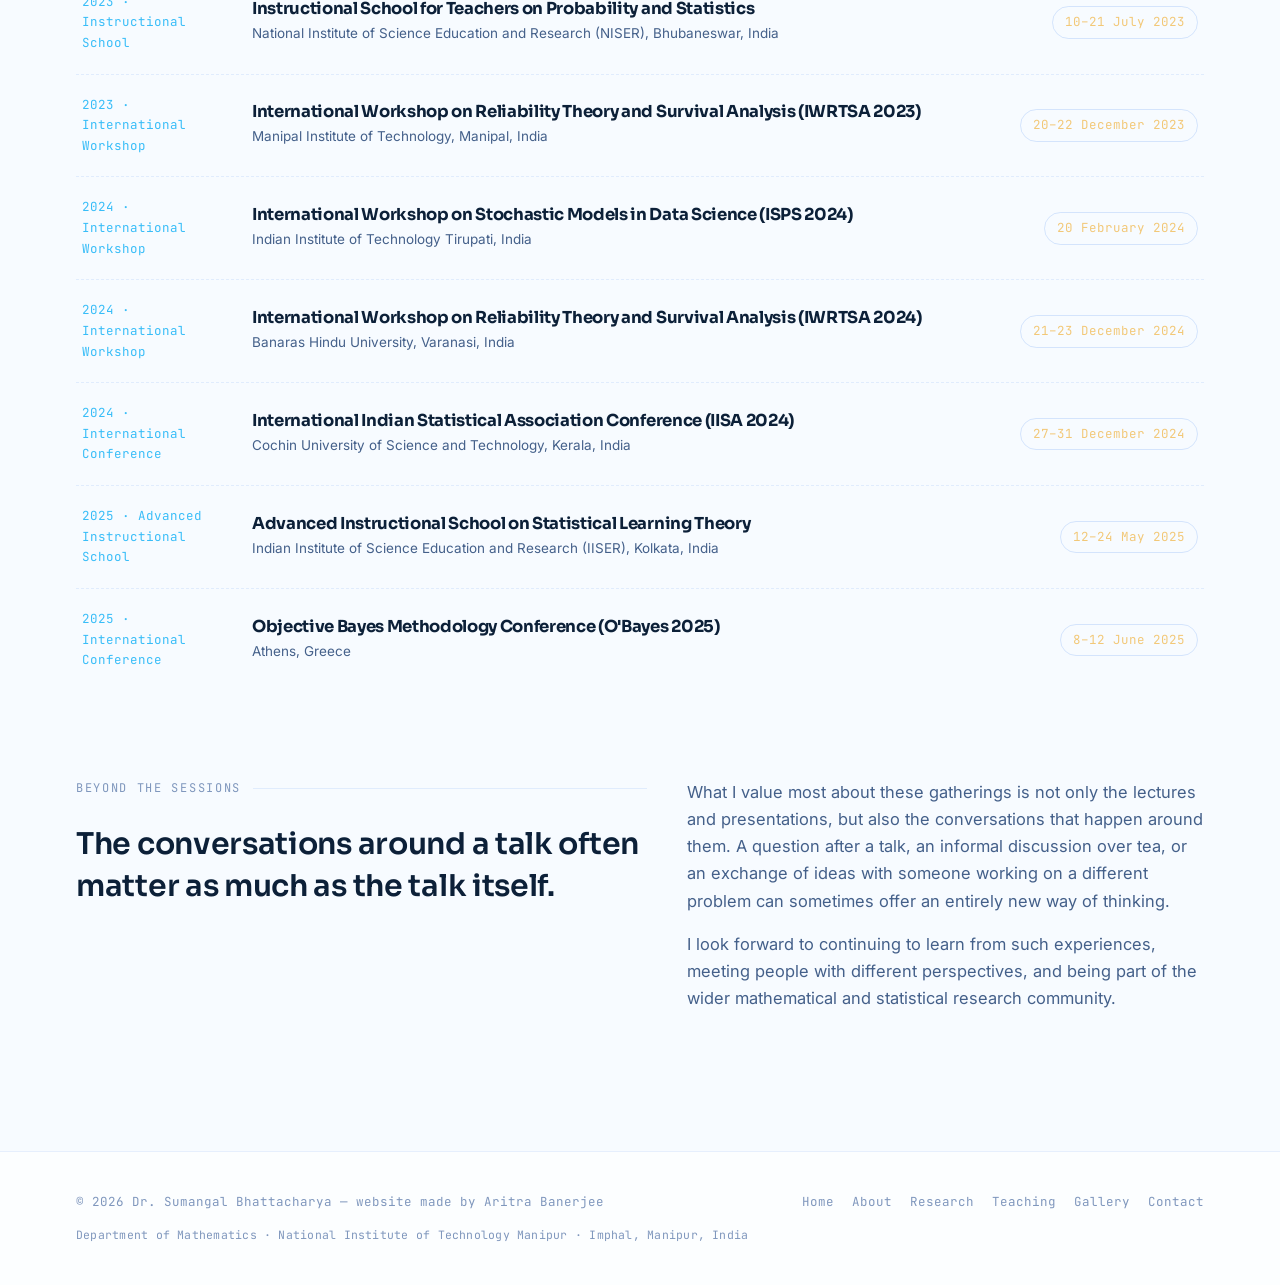
<file: conferences.html>
<!DOCTYPE html>
<html lang="en">
<head>
<meta charset="UTF-8">
<meta name="viewport" content="width=device-width, initial-scale=1.0">
<title>Conferences &amp; Workshops — Dr. Sumangal Bhattacharya</title>
<meta name="description" content="Conferences, workshops, and academic schools attended by Dr. Sumangal Bhattacharya — a journey of learning and academic exchange across India, Nepal, France, and Greece.">
<link rel="stylesheet" href="css/style.css">
</head>
<body>

<div class="grid-overlay"></div>
<div class="aurora"><span></span><span></span><span></span></div>
<div class="mathfield" id="mathfield"></div>
<div class="progress"></div>

<header class="site-header">
  <nav class="nav">
    <a href="index.html" class="brand"><span class="orb">Σ</span>Dr. Sumangal Bhattacharya</a>
    <ul class="nav-links">
      <li><a href="index.html"><span class="idx">00</span>Home</a></li>
      <li><a href="about.html"><span class="idx">01</span>About</a></li>
      <li><a href="research.html"><span class="idx">02</span>Research</a></li>
      <li><a href="teaching.html"><span class="idx">03</span>Teaching</a></li>
      <li><a href="gallery.html"><span class="idx">04</span>Gallery</a></li>
      <li><a href="conferences.html"><span class="idx">05</span>Conferences</a></li>
      <li><a href="contact.html"><span class="idx">06</span>Contact</a></li>
    </ul>
    <button class="nav-toggle" aria-label="Toggle menu">☰</button>
  </nav>
</header>

<main>
  <section class="page-hero">
    <div class="wrap">
      <p class="crumb reveal">Conferences &amp; Workshops</p>
      <h1 class="reveal">Learning, Connecting, and Exploring <span class="grad grad-2">New Ideas</span>.</h1>
      <p class="reveal" data-delay="1">
        Conferences, workshops, and academic schools have been an important part of my learning
        journey. They have given me opportunities to explore new developments in mathematics and
        statistics, listen to different perspectives, share ideas, and interact with researchers
        and fellow learners.
      </p>
      <p class="reveal" data-delay="2">
        From academic institutions across India to international gatherings in Nepal, France, and
        Greece, each experience has offered something valuable—whether a new mathematical idea,
        an interesting research discussion, a fresh perspective, or a lasting connection.
      </p>
      <p class="reveal" data-delay="3">
        This page brings together some of these experiences and the opportunities to learn beyond
        my everyday academic work.
      </p>
    </div>
  </section>

  <section class="section" style="padding-top:30px;">
    <div class="wrap">
      <div class="section-head reveal">
        <div>
          <h2>Conferences, Workshops &amp; <span class="grad grad-1">Schools Attended</span></h2>
          <span class="sub">/ a journey of learning and academic exchange</span>
        </div>
      </div>

      <div class="reveal">
        <div class="edu-row">
          <span class="years">2019 · Foundation School</span>
          <div>
            <h4>Annual Foundation School – 1 (AFS-1)</h4>
            <p class="inst">University of Hyderabad, India</p>
          </div>
          <span class="score">6 May – 2 June 2019</span>
        </div>
        <div class="edu-row">
          <span class="years">2022 · International Webinar</span>
          <div>
            <h4>Sixth International Webinar on Recent Trends in Statistical Theory and Application</h4>
            <p class="inst">Online</p>
          </div>
          <span class="score">29 June – 2 July 2022</span>
        </div>
        <div class="edu-row">
          <span class="years">2022 · Instructional School</span>
          <div>
            <h4>Instructional School for Teachers on Advanced Topics in Statistical Learning (IST)</h4>
            <p class="inst">Indian Statistical Institute, Kolkata, India</p>
          </div>
          <span class="score">11–23 July 2022</span>
        </div>
        <div class="edu-row">
          <span class="years">2022 · Symposium</span>
          <div>
            <h4>Indian Symposium on Machine Learning (IndoML 2022)</h4>
            <p class="inst">Indian Institute of Technology Gandhinagar, India</p>
          </div>
          <span class="score">15–17 December 2022</span>
        </div>
        <div class="edu-row">
          <span class="years">2022 · International Conference</span>
          <div>
            <h4>International Indian Statistical Association Conference (IISA 2022)</h4>
            <p class="inst">Indian Institute of Science, Bengaluru, India</p>
          </div>
          <span class="score">26–30 December 2022</span>
        </div>
        <div class="edu-row">
          <span class="years">2023 · Workshop</span>
          <div>
            <h4>Workshop in Statistics and Probability</h4>
            <p class="inst">Indian Institute of Technology Bombay, India</p>
          </div>
          <span class="score">3–6 January 2023</span>
        </div>
        <div class="edu-row">
          <span class="years">2023 · International Conference</span>
          <div>
            <h4>Third International Conference on Applications of Mathematics to Nonlinear Sciences (AMNS 2023)</h4>
            <p class="inst">Pokhara, Nepal</p>
          </div>
          <span class="score">25–28 May 2023</span>
        </div>
        <div class="edu-row">
          <span class="years">2023 · International Academic Event</span>
          <div>
            <h4>Stochastic Geometry Days 2023</h4>
            <p class="inst">University of Burgundy, Dijon, France</p>
          </div>
          <span class="score">12–16 June 2023</span>
        </div>
        <div class="edu-row">
          <span class="years">2023 · Instructional School</span>
          <div>
            <h4>Instructional School for Teachers on Probability and Statistics</h4>
            <p class="inst">National Institute of Science Education and Research (NISER), Bhubaneswar, India</p>
          </div>
          <span class="score">10–21 July 2023</span>
        </div>
        <div class="edu-row">
          <span class="years">2023 · International Workshop</span>
          <div>
            <h4>International Workshop on Reliability Theory and Survival Analysis (IWRTSA 2023)</h4>
            <p class="inst">Manipal Institute of Technology, Manipal, India</p>
          </div>
          <span class="score">20–22 December 2023</span>
        </div>
        <div class="edu-row">
          <span class="years">2024 · International Workshop</span>
          <div>
            <h4>International Workshop on Stochastic Models in Data Science (ISPS 2024)</h4>
            <p class="inst">Indian Institute of Technology Tirupati, India</p>
          </div>
          <span class="score">20 February 2024</span>
        </div>
        <div class="edu-row">
          <span class="years">2024 · International Workshop</span>
          <div>
            <h4>International Workshop on Reliability Theory and Survival Analysis (IWRTSA 2024)</h4>
            <p class="inst">Banaras Hindu University, Varanasi, India</p>
          </div>
          <span class="score">21–23 December 2024</span>
        </div>
        <div class="edu-row">
          <span class="years">2024 · International Conference</span>
          <div>
            <h4>International Indian Statistical Association Conference (IISA 2024)</h4>
            <p class="inst">Cochin University of Science and Technology, Kerala, India</p>
          </div>
          <span class="score">27–31 December 2024</span>
        </div>
        <div class="edu-row">
          <span class="years">2025 · Advanced Instructional School</span>
          <div>
            <h4>Advanced Instructional School on Statistical Learning Theory</h4>
            <p class="inst">Indian Institute of Science Education and Research (IISER), Kolkata, India</p>
          </div>
          <span class="score">12–24 May 2025</span>
        </div>
        <div class="edu-row" style="border-bottom:none;">
          <span class="years">2025 · International Conference</span>
          <div>
            <h4>Objective Bayes Methodology Conference (O'Bayes 2025)</h4>
            <p class="inst">Athens, Greece</p>
          </div>
          <span class="score">8–12 June 2025</span>
        </div>
      </div>
    </div>
  </section>

  <section class="section" style="padding-top:10px;">
    <div class="wrap cols-2">
      <div class="reveal">
        <div class="divider-label">Beyond the sessions</div>
        <p class="quote">The conversations around a talk often matter as much as the talk itself.</p>
      </div>
      <div class="reveal" data-delay="2">
        <p class="lede" style="margin-bottom:16px;">
          What I value most about these gatherings is not only the lectures and presentations, but
          also the conversations that happen around them. A question after a talk, an informal
          discussion over tea, or an exchange of ideas with someone working on a different problem
          can sometimes offer an entirely new way of thinking.
        </p>
        <p class="lede">
          I look forward to continuing to learn from such experiences, meeting people with different
          perspectives, and being part of the wider mathematical and statistical research community.
        </p>
      </div>
    </div>
  </section>
</main>

<footer class="site-footer">
  <div class="wrap footer-row">
    <span>© <span id="year">2026</span> Dr. Sumangal Bhattacharya — website made by Aritra Banerjee</span>
    <div class="footer-links">
      <a href="index.html">Home</a>
      <a href="about.html">About</a>
      <a href="research.html">Research</a>
      <a href="teaching.html">Teaching</a>
      <a href="gallery.html">Gallery</a>
      <a href="contact.html">Contact</a>
    </div>
  </div>
  <div class="wrap footer-address">
    Department of Mathematics · National Institute of Technology Manipur · Imphal, Manipur, India
  </div>
</footer>

<button class="to-top" aria-label="Back to top">↑</button>

<script src="js/gallery-data.js"></script>
<script src="js/main.js"></script>
</body>
</html>
</file>
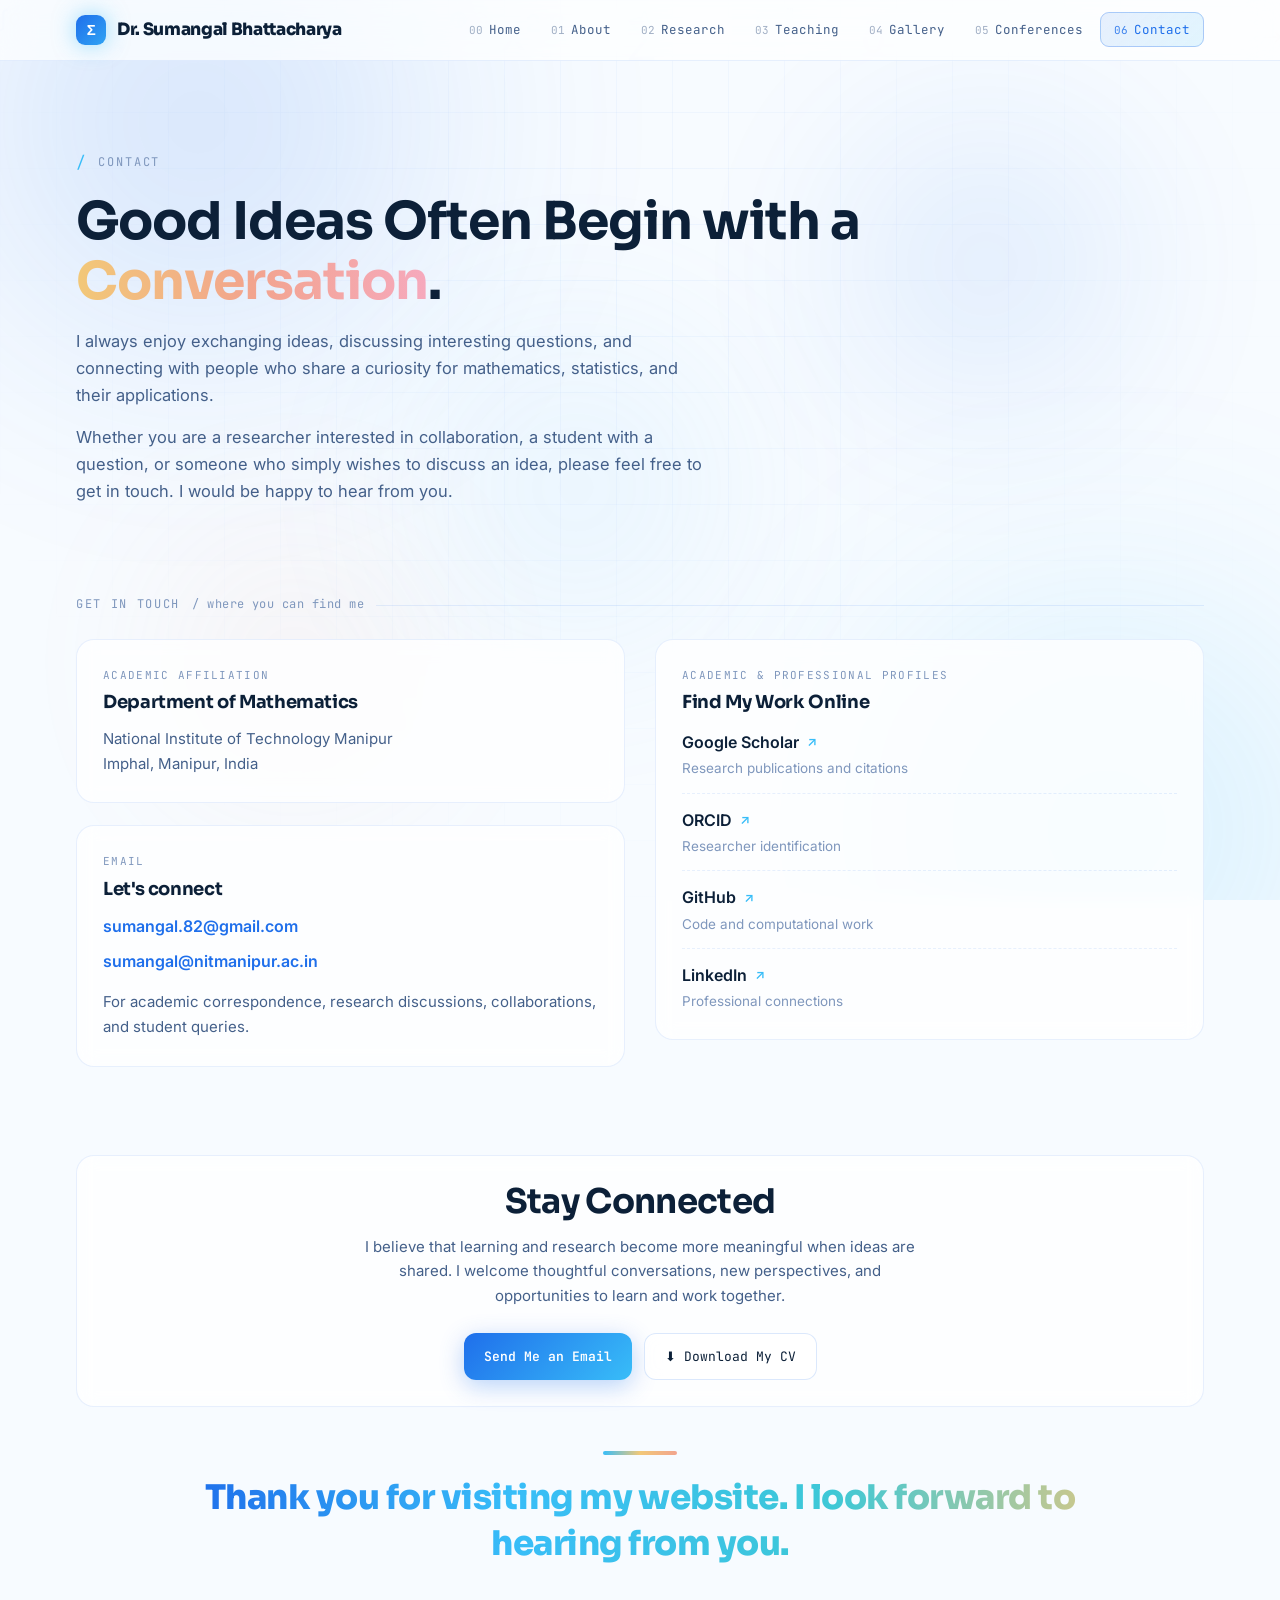
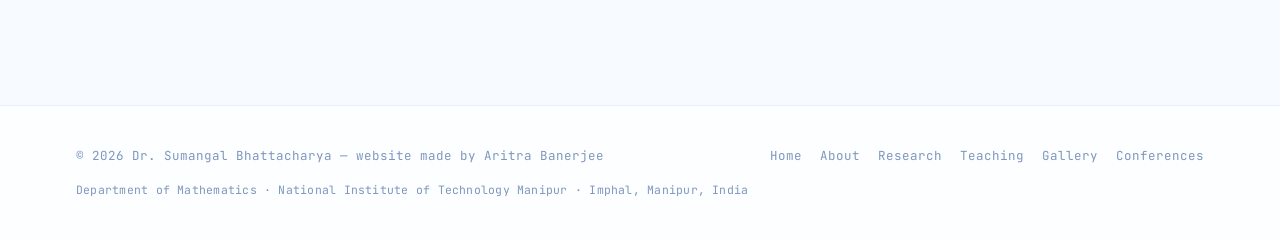
<file: contact.html>
<!DOCTYPE html>
<html lang="en">
<head>
<meta charset="UTF-8">
<meta name="viewport" content="width=device-width, initial-scale=1.0">
<title>Contact — Dr. Sumangal Bhattacharya</title>
<meta name="description" content="Contact Dr. Sumangal Bhattacharya — email, phone, affiliation, and academic profiles.">
<link rel="stylesheet" href="css/style.css">
</head>
<body>

<div class="grid-overlay"></div>
<div class="aurora"><span></span><span></span><span></span></div>
<div class="mathfield" id="mathfield"></div>
<div class="progress"></div>

<header class="site-header">
  <nav class="nav">
    <a href="index.html" class="brand"><span class="orb">Σ</span>Dr. Sumangal Bhattacharya</a>
    <ul class="nav-links">
      <li><a href="index.html"><span class="idx">00</span>Home</a></li>
      <li><a href="about.html"><span class="idx">01</span>About</a></li>
      <li><a href="research.html"><span class="idx">02</span>Research</a></li>
      <li><a href="teaching.html"><span class="idx">03</span>Teaching</a></li>
      <li><a href="gallery.html"><span class="idx">04</span>Gallery</a></li>
      <li><a href="conferences.html"><span class="idx">05</span>Conferences</a></li>
      <li><a href="contact.html"><span class="idx">06</span>Contact</a></li>
    </ul>
    <button class="nav-toggle" aria-label="Toggle menu">☰</button>
  </nav>
</header>

<main>
  <section class="page-hero">
    <div class="wrap">
      <p class="crumb reveal">Contact</p>
      <h1 class="reveal">Good Ideas Often Begin with a <span class="grad grad-2">Conversation</span>.</h1>
      <p class="reveal" data-delay="1">
        I always enjoy exchanging ideas, discussing interesting questions, and connecting with
        people who share a curiosity for mathematics, statistics, and their applications.
      </p>
      <p class="reveal" data-delay="2" style="margin-top:14px;">
        Whether you are a researcher interested in collaboration, a student with a question, or
        someone who simply wishes to discuss an idea, please feel free to get in touch. I would be
        happy to hear from you.
      </p>
    </div>
  </section>

  <section class="section" style="padding-top:30px;">
    <div class="wrap">
      <div class="divider-label reveal">Get in touch <span class="sub">/ where you can find me</span></div>

      <div class="contact-blocks">
        <div class="reveal">
          <div class="panel">
            <div class="contact-block-label">Academic affiliation</div>
            <h3>Department of Mathematics</h3>
            <p>
              National Institute of Technology Manipur<br>
              Imphal, Manipur, India
            </p>
          </div>

          <div class="panel">
            <div class="contact-block-label">Email</div>
            <h3>Let's connect</h3>
            <div class="contact-links">
              <a href="mailto:sumangal.82@gmail.com">sumangal.82@gmail.com</a>
              <a href="mailto:sumangal@nitmanipur.ac.in">sumangal@nitmanipur.ac.in</a>
            </div>
            <p>For academic correspondence, research discussions, collaborations, and student queries.</p>
          </div>
        </div>

        <div class="reveal" data-delay="2">
          <div class="panel">
            <div class="contact-block-label">Academic &amp; professional profiles</div>
            <h3>Find My Work Online</h3>
            <ul class="profile-list">
              <li>
                <a href="https://scholar.google.com/citations?user=mK6lcOwAAAAJ&hl=en" target="_blank" rel="noopener">Google Scholar</a>
                <span>Research publications and citations</span>
              </li>
              <li>
                <a href="https://orcid.org/0000-0002-3275-6449" target="_blank" rel="noopener">ORCID</a>
                <span>Researcher identification</span>
              </li>
              <li>
                <a href="https://github.com/SUMANGAL82" target="_blank" rel="noopener">GitHub</a>
                <span>Code and computational work</span>
              </li>
              <li>
                <a href="https://www.linkedin.com/in/sumangal-bhattacharya-264545216/" target="_blank" rel="noopener">LinkedIn</a>
                <span>Professional connections</span>
              </li>
            </ul>
          </div>
        </div>
      </div>
    </div>
  </section>

  <section class="section" style="padding-top:10px;">
    <div class="wrap">
      <div class="panel cta-panel reveal">
        <h2>Stay Connected</h2>
        <p>
          I believe that learning and research become more meaningful when ideas are shared. I
          welcome thoughtful conversations, new perspectives, and opportunities to learn and work
          together.
        </p>
        <div class="btn-row">
          <a class="btn btn-primary" href="mailto:sumangal.82@gmail.com">Send Me an Email</a>
          <a class="btn" href="CV%20Sumangal%20Bhattacharya%20Statistics.pdf" download>⬇ Download My CV</a>
        </div>
      </div>

      <p class="closing-line reveal">Thank you for visiting my website. I look forward to hearing from you.</p>
    </div>
  </section>
</main>

<footer class="site-footer">
  <div class="wrap footer-row">
    <span>© <span id="year">2026</span> Dr. Sumangal Bhattacharya — website made by Aritra Banerjee</span>
    <div class="footer-links">
      <a href="index.html">Home</a>
      <a href="about.html">About</a>
      <a href="research.html">Research</a>
      <a href="teaching.html">Teaching</a>
      <a href="gallery.html">Gallery</a>
      <a href="conferences.html">Conferences</a>
    </div>
  </div>
  <div class="wrap footer-address">
    Department of Mathematics · National Institute of Technology Manipur · Imphal, Manipur, India
  </div>
</footer>

<button class="to-top" aria-label="Back to top">↑</button>

<script src="js/gallery-data.js"></script>
<script src="js/main.js"></script>
</body>
</html>
</file>
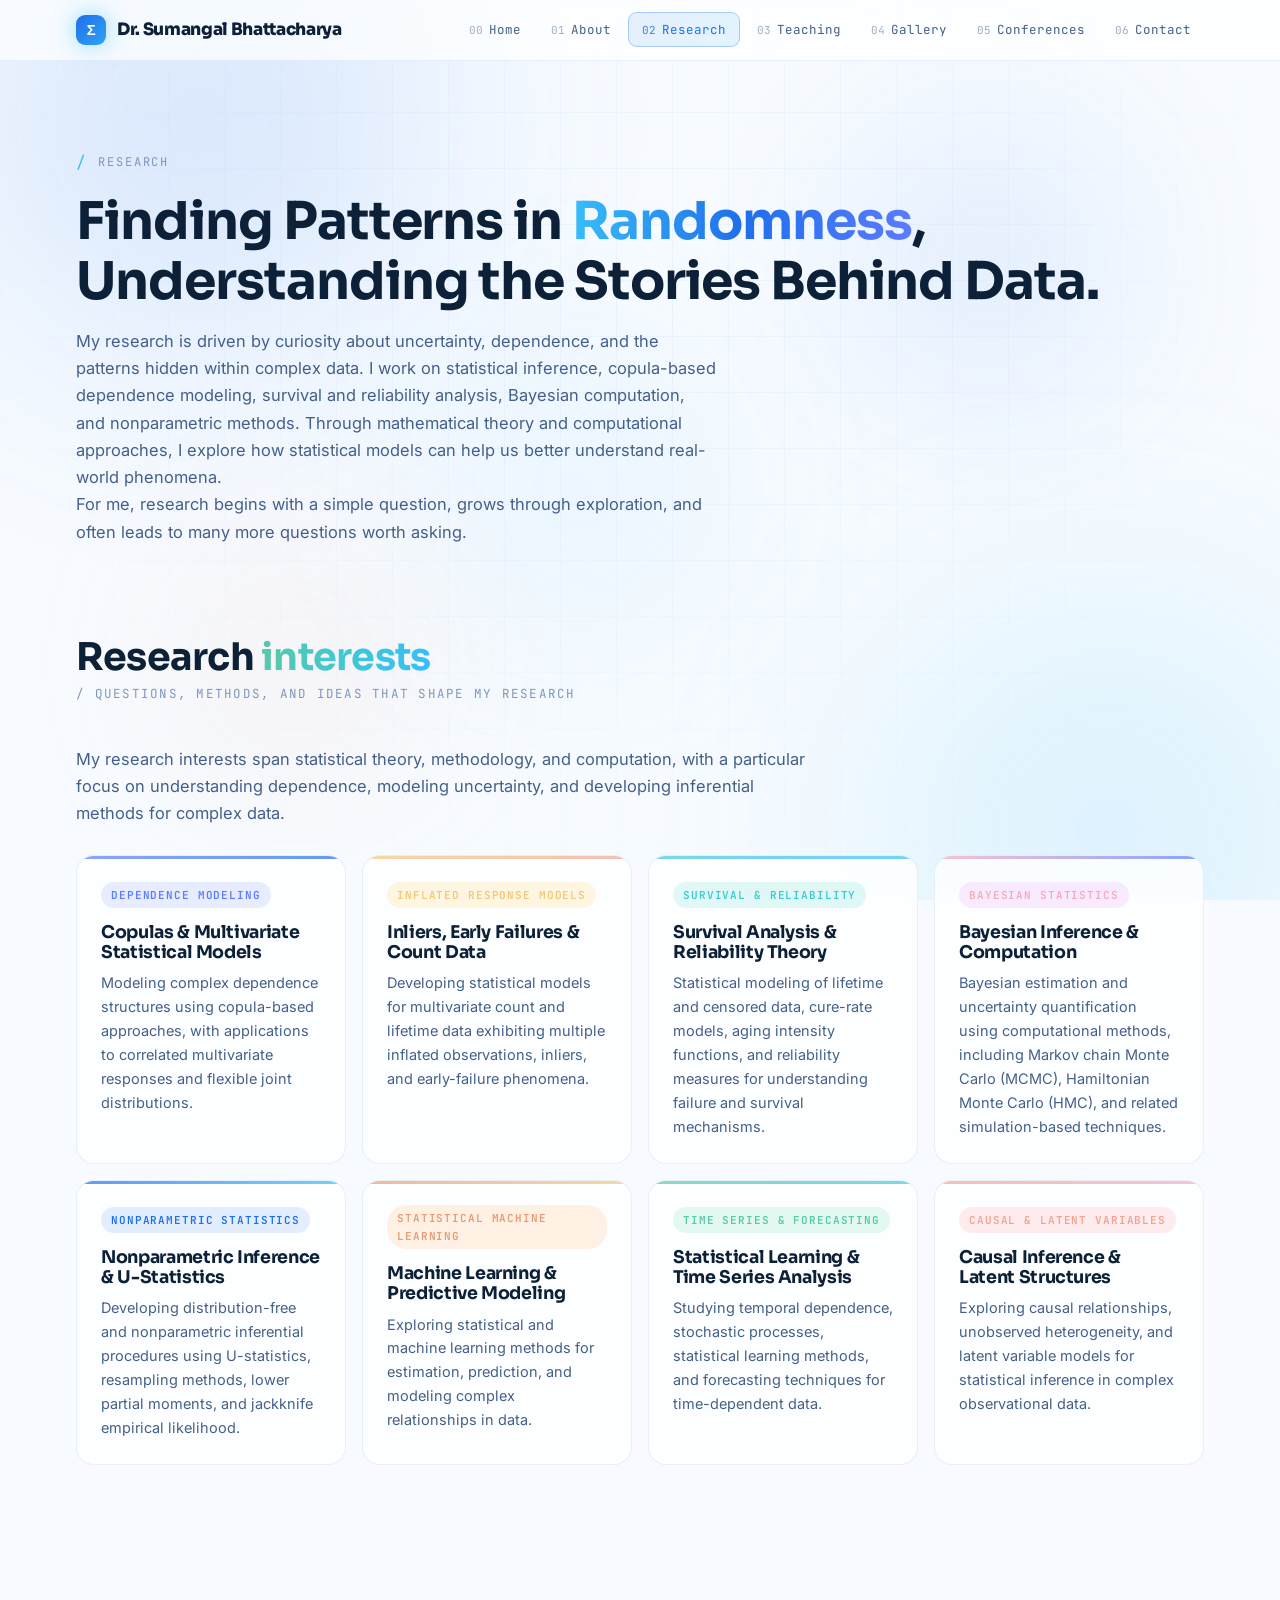
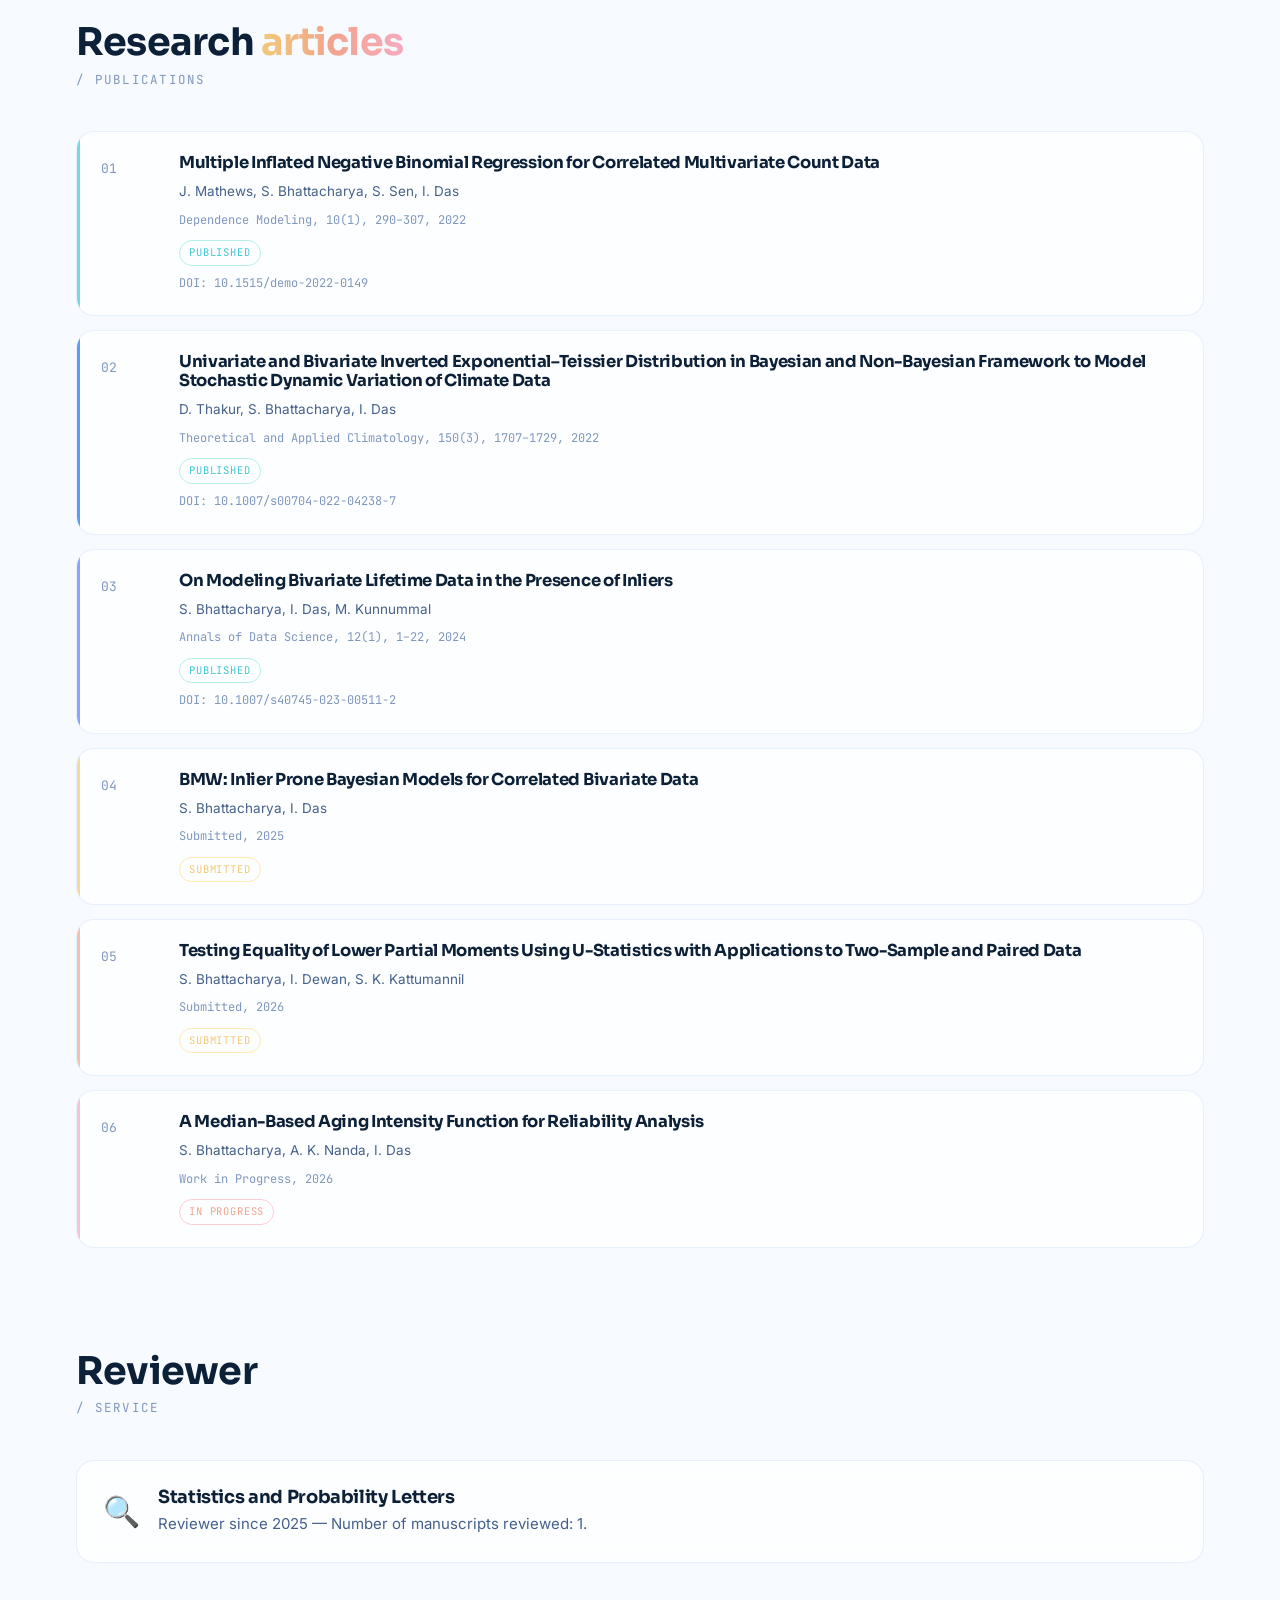
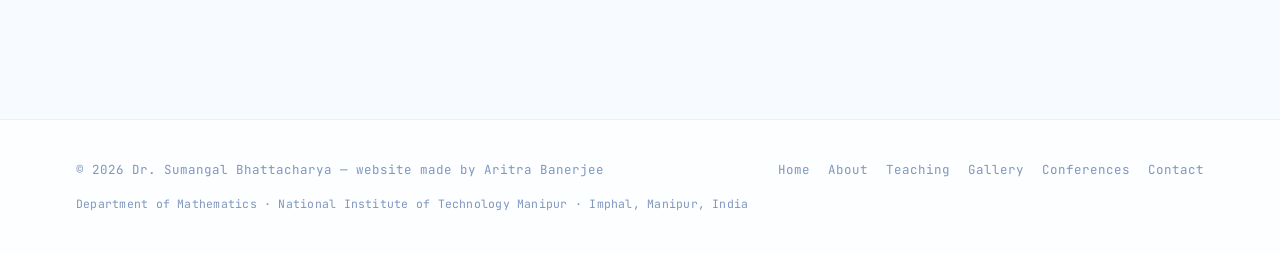
<file: research.html>
<!DOCTYPE html>
<html lang="en">
<head>
<meta charset="UTF-8">
<meta name="viewport" content="width=device-width, initial-scale=1.0">
<title>Research — Dr. Sumangal Bhattacharya</title>
<meta name="description" content="Research interests and publications of Dr. Sumangal Bhattacharya — statistical inference, copula-based dependence modeling, survival and reliability analysis, Bayesian computation, and nonparametric methods.">
<link rel="stylesheet" href="css/style.css">
</head>
<body>

<div class="grid-overlay"></div>
<div class="aurora"><span></span><span></span><span></span></div>
<div class="mathfield" id="mathfield"></div>
<div class="progress"></div>

<header class="site-header">
  <nav class="nav">
    <a href="index.html" class="brand"><span class="orb">Σ</span>Dr. Sumangal Bhattacharya</a>
    <ul class="nav-links">
      <li><a href="index.html"><span class="idx">00</span>Home</a></li>
      <li><a href="about.html"><span class="idx">01</span>About</a></li>
      <li><a href="research.html"><span class="idx">02</span>Research</a></li>
      <li><a href="teaching.html"><span class="idx">03</span>Teaching</a></li>
      <li><a href="gallery.html"><span class="idx">04</span>Gallery</a></li>
      <li><a href="conferences.html"><span class="idx">05</span>Conferences</a></li>
      <li><a href="contact.html"><span class="idx">06</span>Contact</a></li>
    </ul>
    <button class="nav-toggle" aria-label="Toggle menu">☰</button>
  </nav>
</header>

<main>
  <section class="page-hero">
    <div class="wrap">
      <p class="crumb reveal">Research</p>
      <h1 class="reveal">Finding Patterns in <span class="grad grad-1">Randomness</span>, Understanding the Stories Behind Data.</h1>
      <p class="reveal" data-delay="1">
        My research is driven by curiosity about uncertainty, dependence, and the patterns hidden
        within complex data. I work on statistical inference, copula-based dependence modeling,
        survival and reliability analysis, Bayesian computation, and nonparametric methods. Through
        mathematical theory and computational approaches, I explore how statistical models can help
        us better understand real-world phenomena.
      </p>
      <p class="reveal" data-delay="2">
        For me, research begins with a simple question, grows through exploration, and often leads
        to many more questions worth asking.
      </p>
    </div>
  </section>

  <section class="section" style="padding-top:30px;">
    <div class="wrap">
      <div class="section-head reveal">
        <div>
          <h2>Research <span class="grad grad-3">interests</span></h2>
          <span class="sub">/ questions, methods, and ideas that shape my research</span>
        </div>
      </div>
      <p class="lede reveal" style="margin-bottom:28px;max-width:75ch;">
        My research interests span statistical theory, methodology, and computation, with a
        particular focus on understanding dependence, modeling uncertainty, and developing
        inferential methods for complex data.
      </p>
      <div class="grid">
        <div class="card tilt reveal" data-c="0">
          <span class="tag tag-violet">Dependence Modeling</span>
          <h3>Copulas &amp; Multivariate Statistical Models</h3>
          <p>Modeling complex dependence structures using copula-based approaches, with applications to correlated multivariate responses and flexible joint distributions.</p>
        </div>
        <div class="card tilt reveal" data-delay="1" data-c="1">
          <span class="tag tag-gold">Inflated Response Models</span>
          <h3>Inliers, Early Failures &amp; Count Data</h3>
          <p>Developing statistical models for multivariate count and lifetime data exhibiting multiple inflated observations, inliers, and early-failure phenomena.</p>
        </div>
        <div class="card tilt reveal" data-delay="2" data-c="2">
          <span class="tag tag-teal">Survival &amp; Reliability</span>
          <h3>Survival Analysis &amp; Reliability Theory</h3>
          <p>Statistical modeling of lifetime and censored data, cure-rate models, aging intensity functions, and reliability measures for understanding failure and survival mechanisms.</p>
        </div>
        <div class="card tilt reveal" data-c="3">
          <span class="tag tag-pink">Bayesian Statistics</span>
          <h3>Bayesian Inference &amp; Computation</h3>
          <p>Bayesian estimation and uncertainty quantification using computational methods, including Markov chain Monte Carlo (MCMC), Hamiltonian Monte Carlo (HMC), and related simulation-based techniques.</p>
        </div>
        <div class="card tilt reveal" data-delay="1" data-c="4">
          <span class="tag tag-blue">Nonparametric Statistics</span>
          <h3>Nonparametric Inference &amp; U-Statistics</h3>
          <p>Developing distribution-free and nonparametric inferential procedures using U-statistics, resampling methods, lower partial moments, and jackknife empirical likelihood.</p>
        </div>
        <div class="card tilt reveal" data-delay="2" data-c="5">
          <span class="tag tag-orange">Statistical Machine Learning</span>
          <h3>Machine Learning &amp; Predictive Modeling</h3>
          <p>Exploring statistical and machine learning methods for estimation, prediction, and modeling complex relationships in data.</p>
        </div>
        <div class="card tilt reveal" data-c="6">
          <span class="tag tag-green">Time Series &amp; Forecasting</span>
          <h3>Statistical Learning &amp; Time Series Analysis</h3>
          <p>Studying temporal dependence, stochastic processes, statistical learning methods, and forecasting techniques for time-dependent data.</p>
        </div>
        <div class="card tilt reveal" data-delay="1" data-c="7">
          <span class="tag tag-coral">Causal &amp; Latent Variables</span>
          <h3>Causal Inference &amp; Latent Structures</h3>
          <p>Exploring causal relationships, unobserved heterogeneity, and latent variable models for statistical inference in complex observational data.</p>
        </div>
      </div>
    </div>
  </section>

  <section class="section">
    <div class="wrap">
      <div class="section-head reveal">
        <div>
          <h2>Research <span class="grad grad-2">articles</span></h2>
          <span class="sub">/ publications</span>
        </div>
      </div>

      <div class="reveal">
        <div class="pub" style="--pb:var(--teal);">
          <span class="num mono">01</span>
          <div>
            <h3>Multiple Inflated Negative Binomial Regression for Correlated Multivariate Count Data</h3>
            <p class="meta">J. Mathews, S. Bhattacharya, S. Sen, I. Das</p>
            <p class="doi">Dependence Modeling, 10(1), 290–307, 2022</p>
            <span class="status pub-doi">Published</span>
            <span class="doi" style="display:block;">DOI: 10.1515/demo-2022-0149</span>
          </div>
        </div>

        <div class="pub" style="--pb:var(--blue);">
          <span class="num mono">02</span>
          <div>
            <h3>Univariate and Bivariate Inverted Exponential–Teissier Distribution in Bayesian and Non-Bayesian Framework to Model Stochastic Dynamic Variation of Climate Data</h3>
            <p class="meta">D. Thakur, S. Bhattacharya, I. Das</p>
            <p class="doi">Theoretical and Applied Climatology, 150(3), 1707–1729, 2022</p>
            <span class="status pub-doi">Published</span>
            <span class="doi" style="display:block;">DOI: 10.1007/s00704-022-04238-7</span>
          </div>
        </div>

        <div class="pub" style="--pb:var(--violet);">
          <span class="num mono">03</span>
          <div>
            <h3>On Modeling Bivariate Lifetime Data in the Presence of Inliers</h3>
            <p class="meta">S. Bhattacharya, I. Das, M. Kunnummal</p>
            <p class="doi">Annals of Data Science, 12(1), 1–22, 2024</p>
            <span class="status pub-doi">Published</span>
            <span class="doi" style="display:block;">DOI: 10.1007/s40745-023-00511-2</span>
          </div>
        </div>

        <div class="pub" style="--pb:var(--gold);">
          <span class="num mono">04</span>
          <div>
            <h3>BMW: Inlier Prone Bayesian Models for Correlated Bivariate Data</h3>
            <p class="meta">S. Bhattacharya, I. Das</p>
            <p class="doi">Submitted, 2025</p>
            <span class="status pub-sub">Submitted</span>
          </div>
        </div>

        <div class="pub" style="--pb:var(--coral);">
          <span class="num mono">05</span>
          <div>
            <h3>Testing Equality of Lower Partial Moments Using U-Statistics with Applications to Two-Sample and Paired Data</h3>
            <p class="meta">S. Bhattacharya, I. Dewan, S. K. Kattumannil</p>
            <p class="doi">Submitted, 2026</p>
            <span class="status pub-sub">Submitted</span>
          </div>
        </div>

        <div class="pub" style="--pb:var(--pink);">
          <span class="num mono">06</span>
          <div>
            <h3>A Median-Based Aging Intensity Function for Reliability Analysis</h3>
            <p class="meta">S. Bhattacharya, A. K. Nanda, I. Das</p>
            <p class="doi">Work in Progress, 2026</p>
            <span class="status pub-wip">In Progress</span>
          </div>
        </div>
      </div>
    </div>
  </section>

  <section class="section" style="padding-top:10px;">
    <div class="wrap">
      <div class="section-head reveal">
        <div>
          <h2>Reviewer</h2>
          <span class="sub">/ service</span>
        </div>
      </div>
      <div class="panel reveal">
        <div style="display:flex;align-items:center;gap:18px;flex-wrap:wrap;">
          <span class="sym" style="font-size:30px;">🔍</span>
          <div>
            <h3 style="margin-bottom:4px;">Statistics and Probability Letters</h3>
            <p>Reviewer since 2025 — Number of manuscripts reviewed: 1.</p>
          </div>
        </div>
      </div>
    </div>
  </section>
</main>

<footer class="site-footer">
  <div class="wrap footer-row">
    <span>© <span id="year">2026</span> Dr. Sumangal Bhattacharya — website made by Aritra Banerjee</span>
    <div class="footer-links">
      <a href="index.html">Home</a>
      <a href="about.html">About</a>
      <a href="teaching.html">Teaching</a>
      <a href="gallery.html">Gallery</a>
      <a href="conferences.html">Conferences</a>
      <a href="contact.html">Contact</a>
    </div>
  </div>
  <div class="wrap footer-address">
    Department of Mathematics · National Institute of Technology Manipur · Imphal, Manipur, India
  </div>
</footer>

<button class="to-top" aria-label="Back to top">↑</button>

<script src="js/gallery-data.js"></script>
<script src="js/main.js"></script>
</body>
</html>
</file>
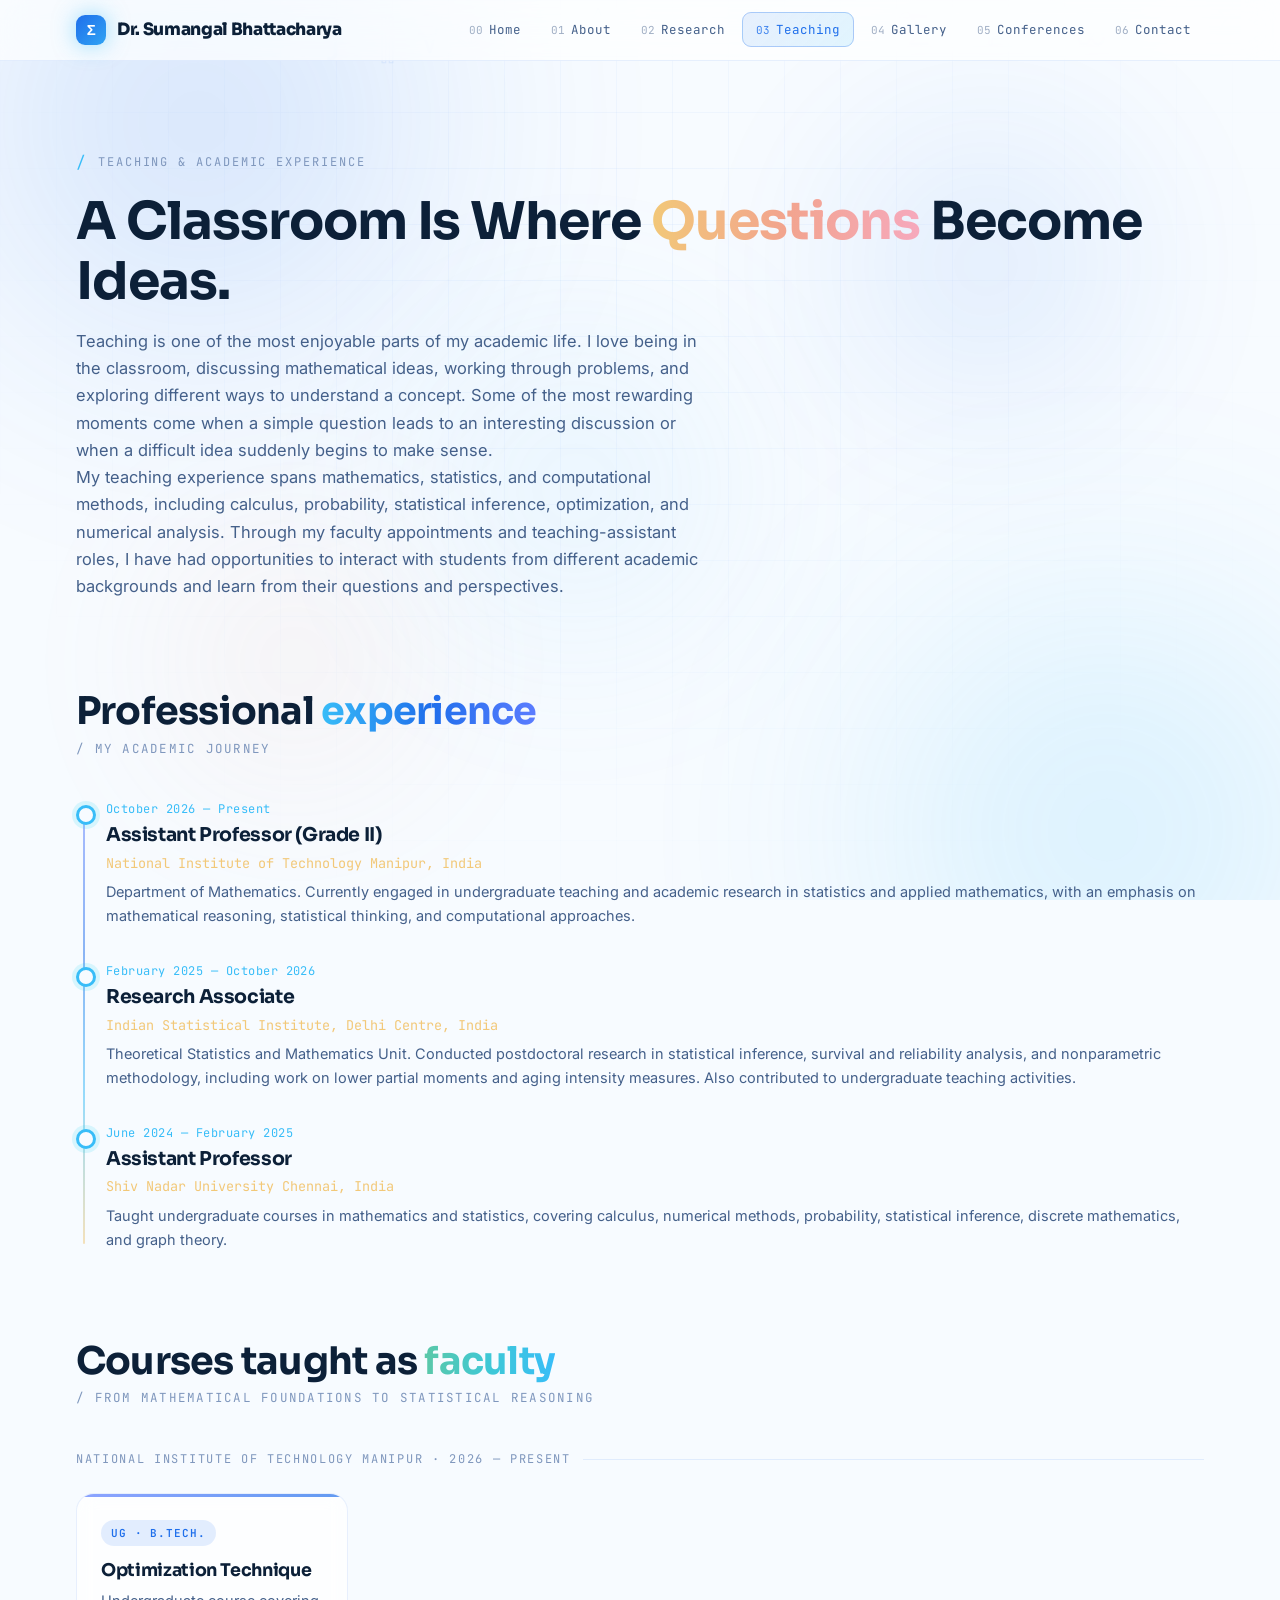
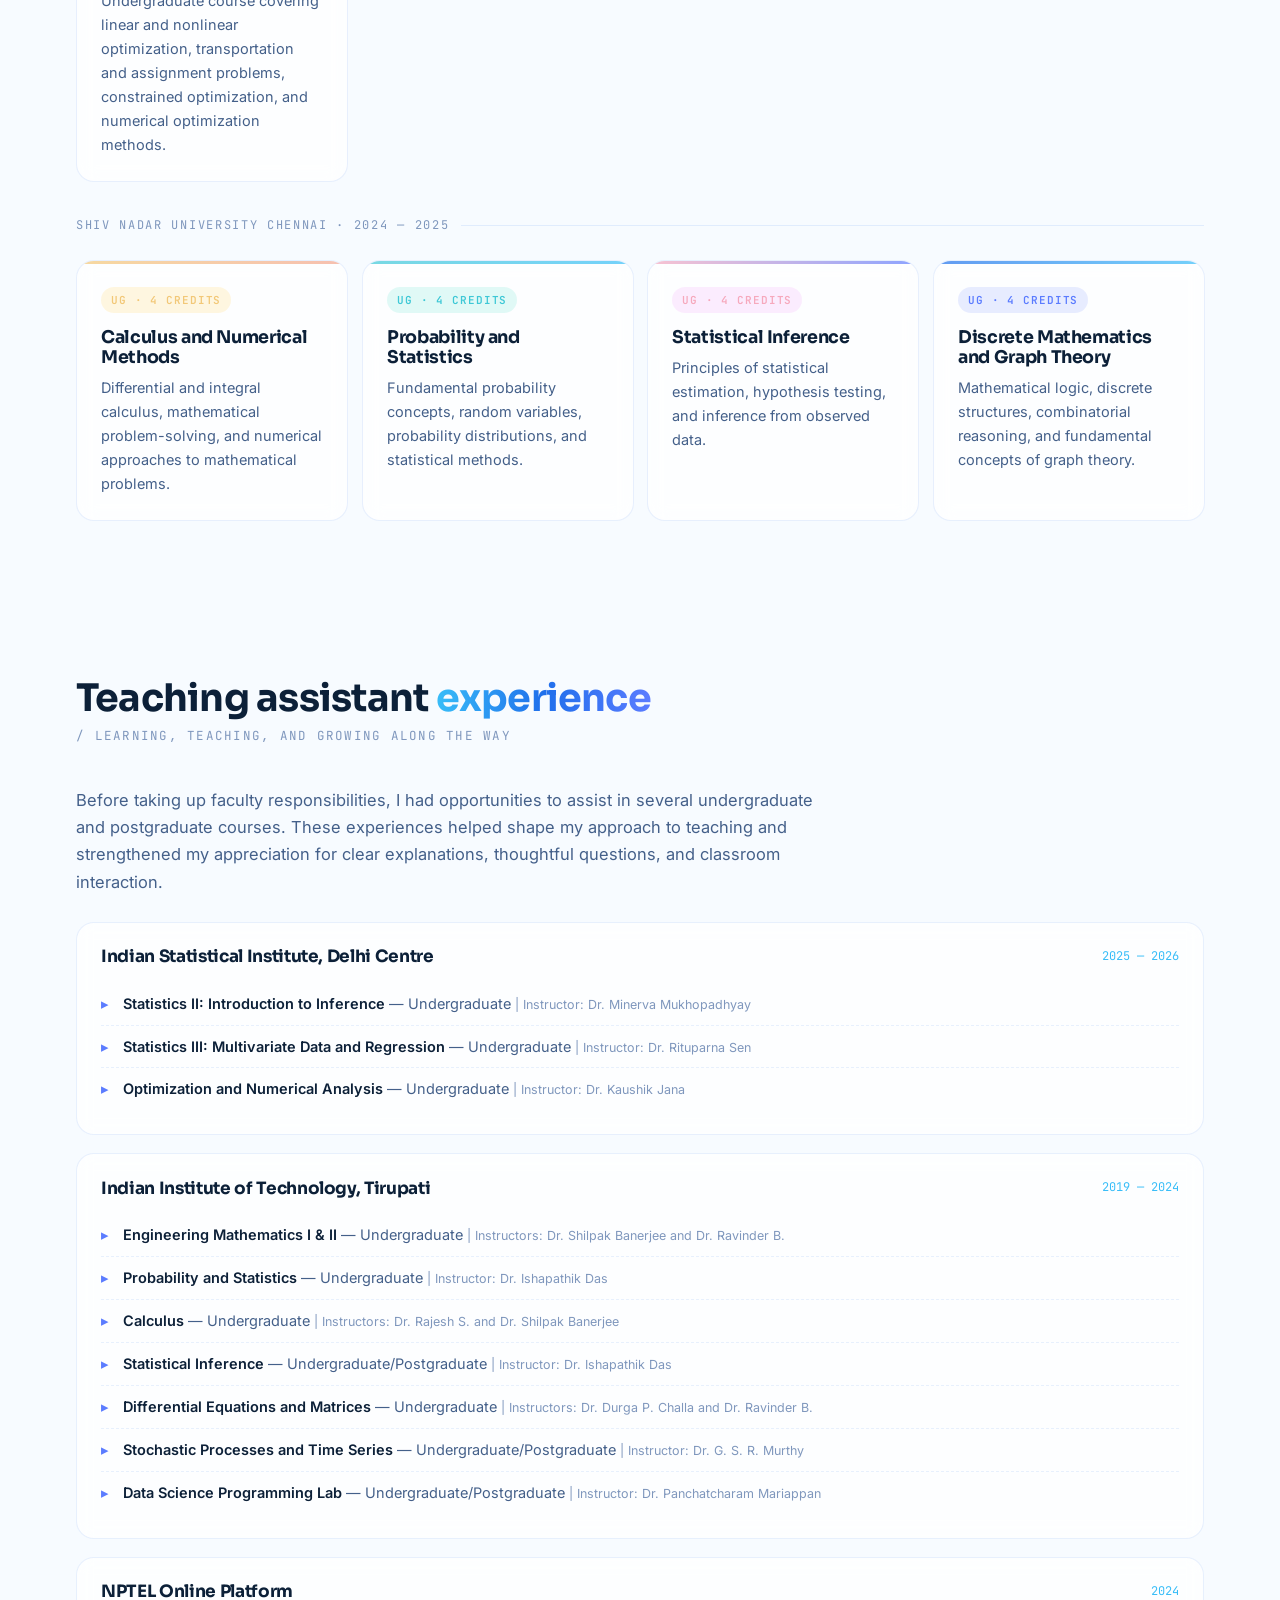
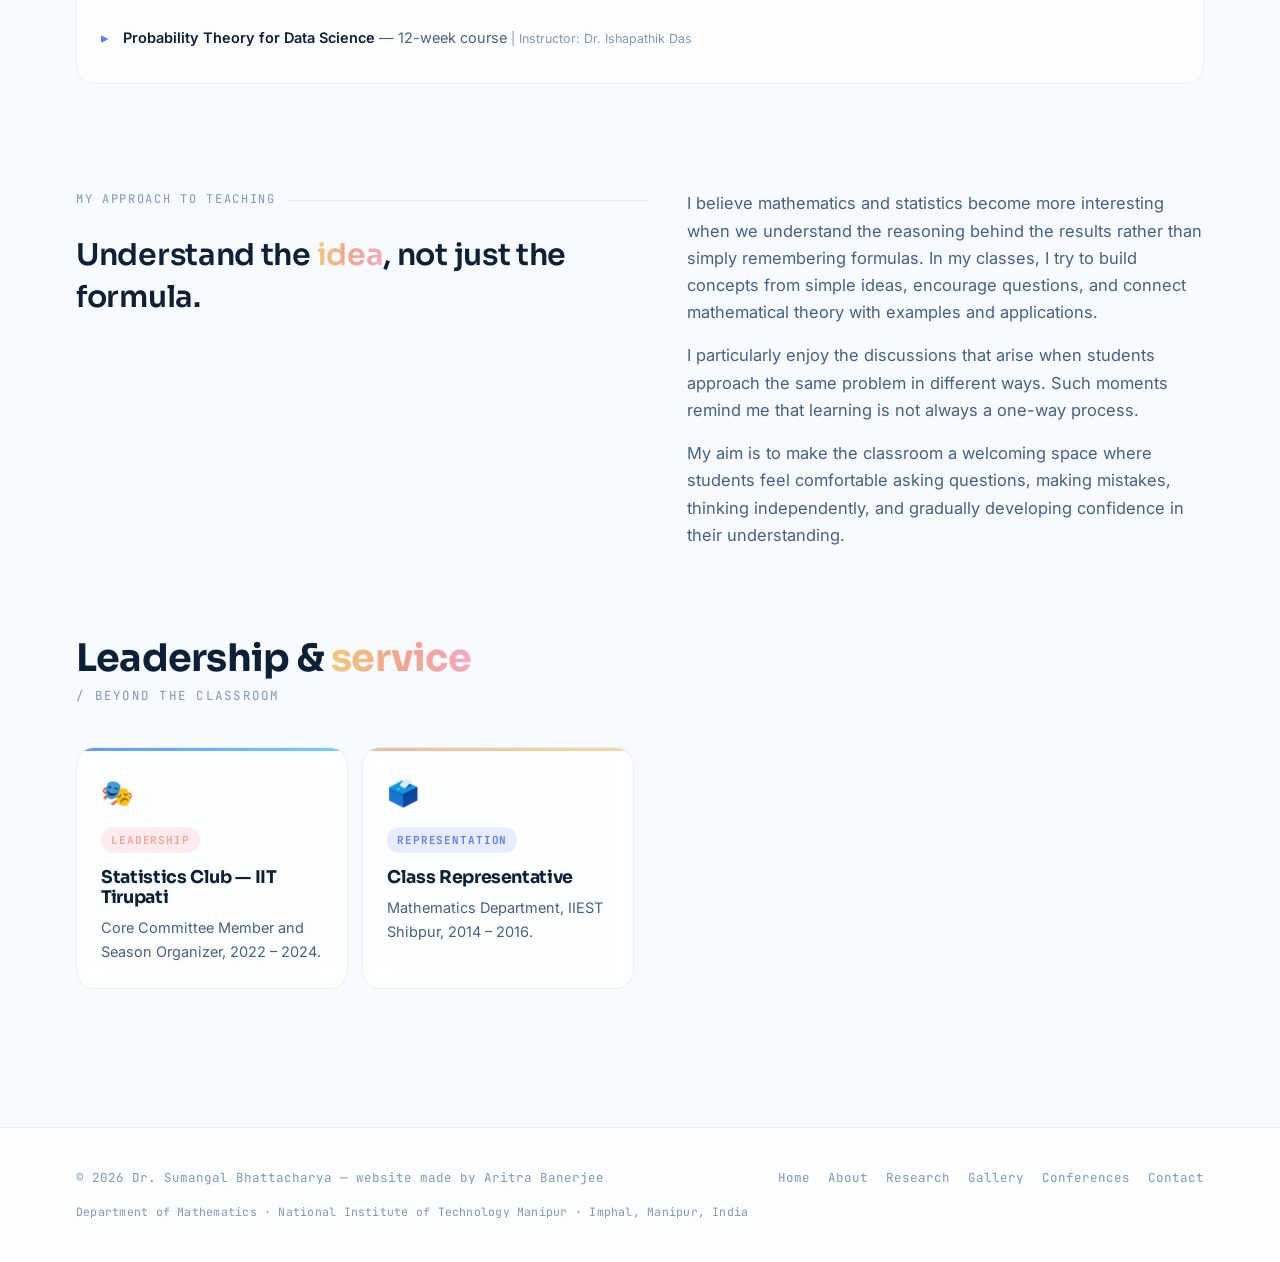
<file: teaching.html>
<!DOCTYPE html>
<html lang="en">
<head>
<meta charset="UTF-8">
<meta name="viewport" content="width=device-width, initial-scale=1.0">
<title>Teaching — Dr. Sumangal Bhattacharya</title>
<meta name="description" content="Teaching and academic experience of Dr. Sumangal Bhattacharya — professional appointments, courses taught as faculty, teaching assistantships, and approach to teaching.">
<link rel="stylesheet" href="css/style.css">
</head>
<body>

<div class="grid-overlay"></div>
<div class="aurora"><span></span><span></span><span></span></div>
<div class="mathfield" id="mathfield"></div>
<div class="progress"></div>

<header class="site-header">
  <nav class="nav">
    <a href="index.html" class="brand"><span class="orb">Σ</span>Dr. Sumangal Bhattacharya</a>
    <ul class="nav-links">
      <li><a href="index.html"><span class="idx">00</span>Home</a></li>
      <li><a href="about.html"><span class="idx">01</span>About</a></li>
      <li><a href="research.html"><span class="idx">02</span>Research</a></li>
      <li><a href="teaching.html"><span class="idx">03</span>Teaching</a></li>
      <li><a href="gallery.html"><span class="idx">04</span>Gallery</a></li>
      <li><a href="conferences.html"><span class="idx">05</span>Conferences</a></li>
      <li><a href="contact.html"><span class="idx">06</span>Contact</a></li>
    </ul>
    <button class="nav-toggle" aria-label="Toggle menu">☰</button>
  </nav>
</header>

<main>
  <section class="page-hero">
    <div class="wrap">
      <p class="crumb reveal">Teaching &amp; Academic Experience</p>
      <h1 class="reveal">A Classroom Is Where <span class="grad grad-2">Questions</span> Become Ideas.</h1>
      <p class="reveal" data-delay="1">
        Teaching is one of the most enjoyable parts of my academic life. I love being in the
        classroom, discussing mathematical ideas, working through problems, and exploring
        different ways to understand a concept. Some of the most rewarding moments come when a
        simple question leads to an interesting discussion or when a difficult idea suddenly
        begins to make sense.
      </p>
      <p class="reveal" data-delay="2">
        My teaching experience spans mathematics, statistics, and computational methods, including
        calculus, probability, statistical inference, optimization, and numerical analysis. Through
        my faculty appointments and teaching-assistant roles, I have had opportunities to interact
        with students from different academic backgrounds and learn from their questions and
        perspectives.
      </p>
    </div>
  </section>

  <section class="section" style="padding-top:30px;">
    <div class="wrap">
      <div class="section-head reveal">
        <div>
          <h2>Professional <span class="grad grad-1">experience</span></h2>
          <span class="sub">/ my academic journey</span>
        </div>
      </div>
      <div class="timeline reveal">
        <div class="tl-item">
          <div class="when">October 2026 — Present</div>
          <h3>Assistant Professor (Grade II)</h3>
          <div class="sub">National Institute of Technology Manipur, India</div>
          <p>Department of Mathematics. Currently engaged in undergraduate teaching and academic research in statistics and applied mathematics, with an emphasis on mathematical reasoning, statistical thinking, and computational approaches.</p>
        </div>
        <div class="tl-item">
          <div class="when">February 2025 — October 2026</div>
          <h3>Research Associate</h3>
          <div class="sub">Indian Statistical Institute, Delhi Centre, India</div>
          <p>Theoretical Statistics and Mathematics Unit. Conducted postdoctoral research in statistical inference, survival and reliability analysis, and nonparametric methodology, including work on lower partial moments and aging intensity measures. Also contributed to undergraduate teaching activities.</p>
        </div>
        <div class="tl-item">
          <div class="when">June 2024 — February 2025</div>
          <h3>Assistant Professor</h3>
          <div class="sub">Shiv Nadar University Chennai, India</div>
          <p>Taught undergraduate courses in mathematics and statistics, covering calculus, numerical methods, probability, statistical inference, discrete mathematics, and graph theory.</p>
        </div>
      </div>
    </div>
  </section>

  <section class="section" style="padding-top:10px;">
    <div class="wrap">
      <div class="section-head reveal">
        <div>
          <h2>Courses taught as <span class="grad grad-3">faculty</span></h2>
          <span class="sub">/ from mathematical foundations to statistical reasoning</span>
        </div>
      </div>

      <div class="divider-label reveal">National Institute of Technology Manipur · 2026 — Present</div>
      <div class="grid tight">
        <div class="card tilt reveal" data-c="0">
          <span class="tag tag-blue">UG · B.Tech.</span>
          <h3>Optimization Technique</h3>
          <p>Undergraduate course covering linear and nonlinear optimization, transportation and assignment problems, constrained optimization, and numerical optimization methods.</p>
        </div>
      </div>

      <div class="divider-label reveal" style="margin-top:34px;">Shiv Nadar University Chennai · 2024 — 2025</div>
      <div class="grid tight">
        <div class="card tilt reveal" data-c="1">
          <span class="tag tag-gold">UG · 4 Credits</span>
          <h3>Calculus and Numerical Methods</h3>
          <p>Differential and integral calculus, mathematical problem-solving, and numerical approaches to mathematical problems.</p>
        </div>
        <div class="card tilt reveal" data-delay="1" data-c="2">
          <span class="tag tag-teal">UG · 4 Credits</span>
          <h3>Probability and Statistics</h3>
          <p>Fundamental probability concepts, random variables, probability distributions, and statistical methods.</p>
        </div>
        <div class="card tilt reveal" data-delay="2" data-c="3">
          <span class="tag tag-pink">UG · 4 Credits</span>
          <h3>Statistical Inference</h3>
          <p>Principles of statistical estimation, hypothesis testing, and inference from observed data.</p>
        </div>
        <div class="card tilt reveal" data-delay="3" data-c="4">
          <span class="tag tag-violet">UG · 4 Credits</span>
          <h3>Discrete Mathematics and Graph Theory</h3>
          <p>Mathematical logic, discrete structures, combinatorial reasoning, and fundamental concepts of graph theory.</p>
        </div>
      </div>
    </div>
  </section>

  <section class="section">
    <div class="wrap">
      <div class="section-head reveal">
        <div>
          <h2>Teaching assistant <span class="grad grad-1">experience</span></h2>
          <span class="sub">/ learning, teaching, and growing along the way</span>
        </div>
      </div>

      <p class="lede reveal" style="margin-bottom:26px;max-width:75ch;">
        Before taking up faculty responsibilities, I had opportunities to assist in several
        undergraduate and postgraduate courses. These experiences helped shape my approach to
        teaching and strengthened my appreciation for clear explanations, thoughtful questions,
        and classroom interaction.
      </p>

      <div class="reveal">
        <div class="teach-block">
          <div class="tb-head">
            <h3 style="font-size:17px;">Indian Statistical Institute, Delhi Centre</h3>
            <span class="tb-when">2025 — 2026</span>
          </div>
          <ul>
            <li><b>Statistics II: Introduction to Inference</b> — Undergraduate <span class="who">| Instructor: Dr. Minerva Mukhopadhyay</span></li>
            <li><b>Statistics III: Multivariate Data and Regression</b> — Undergraduate <span class="who">| Instructor: Dr. Rituparna Sen</span></li>
            <li><b>Optimization and Numerical Analysis</b> — Undergraduate <span class="who">| Instructor: Dr. Kaushik Jana</span></li>
          </ul>
        </div>

        <div class="teach-block">
          <div class="tb-head">
            <h3 style="font-size:17px;">Indian Institute of Technology, Tirupati</h3>
            <span class="tb-when">2019 — 2024</span>
          </div>
          <ul>
            <li><b>Engineering Mathematics I &amp; II</b> — Undergraduate <span class="who">| Instructors: Dr. Shilpak Banerjee and Dr. Ravinder B.</span></li>
            <li><b>Probability and Statistics</b> — Undergraduate <span class="who">| Instructor: Dr. Ishapathik Das</span></li>
            <li><b>Calculus</b> — Undergraduate <span class="who">| Instructors: Dr. Rajesh S. and Dr. Shilpak Banerjee</span></li>
            <li><b>Statistical Inference</b> — Undergraduate/Postgraduate <span class="who">| Instructor: Dr. Ishapathik Das</span></li>
            <li><b>Differential Equations and Matrices</b> — Undergraduate <span class="who">| Instructors: Dr. Durga P. Challa and Dr. Ravinder B.</span></li>
            <li><b>Stochastic Processes and Time Series</b> — Undergraduate/Postgraduate <span class="who">| Instructor: Dr. G. S. R. Murthy</span></li>
            <li><b>Data Science Programming Lab</b> — Undergraduate/Postgraduate <span class="who">| Instructor: Dr. Panchatcharam Mariappan</span></li>
          </ul>
        </div>

        <div class="teach-block">
          <div class="tb-head">
            <h3 style="font-size:17px;">NPTEL Online Platform</h3>
            <span class="tb-when">2024</span>
          </div>
          <ul>
            <li><b>Probability Theory for Data Science</b> — 12-week course <span class="who">| Instructor: Dr. Ishapathik Das</span></li>
          </ul>
        </div>
      </div>
    </div>
  </section>

  <section class="section" style="padding-top:10px;">
    <div class="wrap cols-2">
      <div class="reveal">
        <div class="divider-label">My approach to teaching</div>
        <p class="quote">Understand the <span class="grad grad-2">idea</span>, not just the formula.</p>
      </div>
      <div class="reveal" data-delay="2">
        <p class="lede" style="margin-bottom:16px;">
          I believe mathematics and statistics become more interesting when we understand the
          reasoning behind the results rather than simply remembering formulas. In my classes, I
          try to build concepts from simple ideas, encourage questions, and connect mathematical
          theory with examples and applications.
        </p>
        <p class="lede" style="margin-bottom:16px;">
          I particularly enjoy the discussions that arise when students approach the same problem
          in different ways. Such moments remind me that learning is not always a one-way process.
        </p>
        <p class="lede">
          My aim is to make the classroom a welcoming space where students feel comfortable asking
          questions, making mistakes, thinking independently, and gradually developing confidence
          in their understanding.
        </p>
      </div>
    </div>
  </section>

  <section class="section" style="padding-top:10px;">
    <div class="wrap">
      <div class="section-head reveal">
        <div>
          <h2>Leadership &amp; <span class="grad grad-2">service</span></h2>
          <span class="sub">/ beyond the classroom</span>
        </div>
      </div>
      <div class="grid tight">
        <div class="card tilt reveal" data-c="4">
          <span class="sym">🎭</span>
          <span class="tag tag-coral">Leadership</span>
          <h3>Statistics Club — IIT Tirupati</h3>
          <p>Core Committee Member and Season Organizer, 2022 – 2024.</p>
        </div>
        <div class="card tilt reveal" data-delay="1" data-c="5">
          <span class="sym">🗳️</span>
          <span class="tag tag-violet">Representation</span>
          <h3>Class Representative</h3>
          <p>Mathematics Department, IIEST Shibpur, 2014 – 2016.</p>
        </div>
      </div>
    </div>
  </section>
</main>

<footer class="site-footer">
  <div class="wrap footer-row">
    <span>© <span id="year">2026</span> Dr. Sumangal Bhattacharya — website made by Aritra Banerjee</span>
    <div class="footer-links">
      <a href="index.html">Home</a>
      <a href="about.html">About</a>
      <a href="research.html">Research</a>
      <a href="gallery.html">Gallery</a>
      <a href="conferences.html">Conferences</a>
      <a href="contact.html">Contact</a>
    </div>
  </div>
  <div class="wrap footer-address">
    Department of Mathematics · National Institute of Technology Manipur · Imphal, Manipur, India
  </div>
</footer>

<button class="to-top" aria-label="Back to top">↑</button>

<script src="js/gallery-data.js"></script>
<script src="js/main.js"></script>
</body>
</html>
</file>
<file: css/style.css>
/* =====================================================================
   Sumangal Bhattacharya — Professional Portfolio
   Theme: "Multicoloured Mathematics & Statistics"
   Dark, glassy, animated, multicolor-coded. Stats vibes throughout:
   sigma, pi, integration symbols, gaussian curves, grids, particles.
   ===================================================================== */

@import url('https://fonts.googleapis.com/css2?family=Sora:wght@400;600;700;800&family=Inter:wght@400;500;600&family=JetBrains+Mono:wght@400;500;700&display=swap');

/* ---------- white · blue · sky-blue · skin design tokens ---------- */
:root{
  --bg:        #f7fbff;
  --bg-2:      #eef5ff;
  --surface:   rgba(255,255,255,.78);
  --surface-2: rgba(255,255,255,.95);
  --line:      rgba(31,111,235,.16);
  --line-soft: rgba(31,111,235,.1);

  --text:      #0c2038;
  --muted:     #44608a;
  --dim:       #7f97bd;

  /* blue / sky-blue / skin accents */
  --sky:   #7cc8f8;  /* sky blue light */
  --skin:  #f2a48e;  /* skin tone */
  --violet:#5b7cff;  /* indigo-blue / copula */
  --blue:  #1f6feb;  /* blue / probability */
  --cyan:  #38bdf8;  /* sky blue / computational */
  --teal:  #3ec8d6;  /* sky-teal / bayesian */
  --green: #5bc8a8;  /* soft sea / ML */
  --gold:  #f2c878;  /* sand / reliability */
  --coral: #f2a48e;  /* skin / inference */
  --orange:#e89a72;  /* skin-deep / applications */
  --pink:  #f6a9bd;  /* blush / data science */

  --font-display:'Sora', sans-serif;
  --font-body:'Inter', sans-serif;
  --font-mono:'JetBrains Mono', monospace;

  --max-w:1180px;
  --radius:18px;
  --ease:cubic-bezier(.22,1,.36,1);
}

*{ box-sizing:border-box; margin:0; padding:0; }
html{ scroll-behavior:smooth; }

body{
  background:var(--bg);
  color:var(--text);
  font-family:var(--font-body);
  font-size:16px;
  line-height:1.65;
  overflow-x:hidden;
  position:relative;
  min-height:100vh;
}

/* ---------- animated multicolor aurora background ---------- */
.aurora{
  position:fixed; inset:0; z-index:-2;
  overflow:hidden;
  pointer-events:none;
}
.aurora::before,
.aurora::after{
  content:'';
  position:absolute;
  width:55vw; height:55vw;
  border-radius:50%;
  filter:blur(120px);
  opacity:.22;
  animation:floatBlob 18s var(--ease) infinite alternate;
}
.aurora::before{
  top:-18vw; left:-12vw;
  background:radial-gradient(circle, var(--blue), transparent 65%);
}
.aurora::after{
  bottom:-22vw; right:-14vw;
  background:radial-gradient(circle, var(--cyan), transparent 65%);
  animation-delay:-9s;
}
.aurora span{
  position:absolute;
  border-radius:50%;
  filter:blur(90px);
  opacity:.16;
  animation:floatBlob 22s var(--ease) infinite alternate;
}
.aurora span:nth-child(1){ width:34vw;height:34vw; top:30%; left:28%; background:radial-gradient(circle,var(--sky),transparent 70%); animation-delay:-4s; }
.aurora span:nth-child(2){ width:26vw;height:26vw; top:55%; left:10%; background:radial-gradient(circle,var(--coral),transparent 70%); animation-delay:-12s; }
.aurora span:nth-child(3){ width:30vw;height:30vw; top:8%;  left:62%; background:radial-gradient(circle,var(--blue),transparent 70%); animation-delay:-6s; }

@keyframes floatBlob{
  0%   { transform:translate(0,0) scale(1); }
  50%  { transform:translate(6vw,-5vh) scale(1.15); }
  100% { transform:translate(-5vw,4vh) scale(.92); }
}

/* ---------- floating math symbols field ---------- */
.mathfield{
  position:fixed; inset:0; z-index:-1;
  pointer-events:none;
  opacity:.5;
}
.mathfield i{
  position:absolute;
  font-family:var(--font-display);
  font-style:normal;
  color:transparent;
  -webkit-text-stroke:1px rgba(31,111,235,.16);
  user-select:none;
  animation:drift linear infinite;
}
.mathfield i:nth-child(6n+1){ color:rgba(95,124,255,.16); -webkit-text-stroke:0; }
.mathfield i:nth-child(6n+2){ color:rgba(31,111,235,.16);  -webkit-text-stroke:0; }
.mathfield i:nth-child(6n+3){ color:rgba(56,189,248,.16);  -webkit-text-stroke:0; }
.mathfield i:nth-child(6n+4){ color:rgba(242,200,120,.2);  -webkit-text-stroke:0; }
.mathfield i:nth-child(6n+5){ color:rgba(242,164,142,.2); -webkit-text-stroke:0; }

@keyframes drift{
  from{ transform:translateY(110vh) rotate(0deg); opacity:0; }
  8%  { opacity:.9; }
  92% { opacity:.9; }
  to  { transform:translateY(-12vh) rotate(360deg); opacity:0; }
}

/* ---------- grid overlay ---------- */
.grid-overlay{
  position:fixed; inset:0; z-index:-3;
  background-image:
    linear-gradient(var(--line-soft) 1px, transparent 1px),
    linear-gradient(90deg, var(--line-soft) 1px, transparent 1px);
  background-size:56px 56px;
  opacity:.5;
  mask-image:radial-gradient(circle at 50% 30%, #000, transparent 80%);
}

/* ---------- selection / scrollbar ---------- */
::selection{ background:var(--blue); color:#fff; }
::-webkit-scrollbar{ width:11px; }
::-webkit-scrollbar-track{ background:var(--bg-2); }
::-webkit-scrollbar-thumb{ background:linear-gradient(var(--blue),var(--cyan)); border-radius:20px; }

a{ color:inherit; text-decoration:none; }
img{ max-width:100%; display:block; }
ul{ list-style:none; }

h1,h2,h3,h4{
  font-family:var(--font-display);
  font-weight:700;
  letter-spacing:-.02em;
  line-height:1.15;
}
.mono{ font-family:var(--font-mono); }
.wrap{ max-width:var(--max-w); margin:0 auto; padding:0 26px; }

/* ---------- multicolor gradient text helper ---------- */
.grad{ background-clip:text; -webkit-background-clip:text; color:transparent; }
.grad-1{ background-image:linear-gradient(90deg,var(--cyan),var(--blue),var(--violet)); }
.grad-2{ background-image:linear-gradient(90deg,var(--gold),var(--coral),var(--pink)); }
.grad-3{ background-image:linear-gradient(90deg,var(--green),var(--teal),var(--cyan)); }

/* ---------- focus ---------- */
a:focus-visible, button:focus-visible{
  outline:2px solid var(--cyan); outline-offset:3px; border-radius:6px;
}

@media (prefers-reduced-motion: reduce){
  *{ animation-duration:.001ms !important; animation-iteration-count:1 !important; transition-duration:.001ms !important; scroll-behavior:auto !important; }
}

/* =====================================================================
   NAV
   ===================================================================== */
.site-header{
  position:fixed; top:0; left:0; right:0; z-index:100;
  background:rgba(255,255,255,.72);
  backdrop-filter:blur(16px) saturate(1.4);
  -webkit-backdrop-filter:blur(16px) saturate(1.4);
  border-bottom:1px solid var(--line-soft);
  transition:box-shadow .3s var(--ease);
}
.site-header.scrolled{ box-shadow:0 10px 40px rgba(31,111,235,.12); }

.nav{
  display:flex; align-items:center; justify-content:space-between;
  padding:15px 26px;
  max-width:var(--max-w); margin:0 auto;
}
.brand{
  font-family:var(--font-display);
  font-weight:800; font-size:17px;
  display:flex; align-items:center; gap:11px;
  letter-spacing:-.02em;
}
.brand .orb{
  width:30px; height:30px; border-radius:9px;
  display:grid; place-items:center;
  font-size:15px; color:#fff;
  background:linear-gradient(135deg,var(--blue),var(--cyan),var(--sky));
  background-size:300% 300%;
  animation:orbShift 6s ease infinite;
  box-shadow:0 0 22px rgba(56,189,248,.5);
}
@keyframes orbShift{
  0%{background-position:0% 50%;} 50%{background-position:100% 50%;} 100%{background-position:0% 50%;}
}

.nav-links{
  display:flex; gap:4px;
  font-family:var(--font-mono); font-size:12.5px;
}
.nav-links a{
  padding:8px 13px; border-radius:9px;
  color:var(--muted);
  position:relative;
  transition:color .2s var(--ease), background .2s var(--ease);
}
.nav-links a .idx{ opacity:.5; margin-right:6px; font-size:11px; }
.nav-links a:hover{ color:var(--text); background:var(--surface); }
.nav-links a.active{
  color:var(--blue);
  background:linear-gradient(135deg, rgba(31,111,235,.1), rgba(56,189,248,.14));
  border:1px solid rgba(31,111,235,.3);
}
.nav-links a.active .idx{ opacity:.85; }

.nav-toggle{
  display:none;
  width:40px; height:40px;
  border:1px solid var(--line);
  border-radius:10px;
  background:var(--surface);
  color:var(--text);
  cursor:pointer;
  font-size:17px;
}

/* scroll progress bar */
.progress{
  position:fixed; top:0; left:0; height:3px; z-index:200;
  width:0%;
  background:linear-gradient(90deg,var(--blue),var(--cyan),var(--teal),var(--gold),var(--coral));
  transition:width .08s linear;
}

@media (max-width:860px){
  .nav-links{
    position:fixed; inset:64px 0 0 0;
    flex-direction:column; gap:0;
    background:rgba(255,255,255,.97);
    backdrop-filter:blur(18px);
    padding:18px;
    transform:translateY(-10px);
    opacity:0; pointer-events:none;
    transition:opacity .3s var(--ease), transform .3s var(--ease);
    overflow-y:auto;
  }
  .nav-links.open{ opacity:1; pointer-events:auto; transform:translateY(0); }
  .nav-links a{ padding:15px 12px; font-size:14px; border-bottom:1px solid var(--line-soft); border-radius:0; }
  .nav-toggle{ display:block; }
}

/* =====================================================================
   REVEAL / INTERACTION PRIMITIVES
   ===================================================================== */
.reveal{ opacity:0; transform:translateY(26px); transition:opacity .7s var(--ease), transform .7s var(--ease); }
.reveal.in{ opacity:1; transform:none; }
.reveal[data-delay="1"]{ transition-delay:.08s; }
.reveal[data-delay="2"]{ transition-delay:.16s; }
.reveal[data-delay="3"]{ transition-delay:.24s; }
.reveal[data-delay="4"]{ transition-delay:.32s; }

.tilt{ transition:transform .25s var(--ease); will-change:transform; }

/* magnetic hover buttons */
.btn{
  font-family:var(--font-mono);
  font-size:13px;
  padding:12px 20px;
  border-radius:12px;
  border:1px solid var(--line);
  display:inline-flex; align-items:center; gap:9px;
  color:var(--text);
  background:var(--surface);
  backdrop-filter:blur(8px);
  transition:transform .25s var(--ease), border-color .25s var(--ease), box-shadow .25s var(--ease);
  cursor:pointer;
}
.btn:hover{ border-color:var(--muted); box-shadow:0 8px 26px rgba(31,111,235,.16); }
.btn-primary{
  background:linear-gradient(135deg,var(--blue),var(--cyan));
  border:none; color:#fff; font-weight:600;
  box-shadow:0 6px 24px rgba(31,111,235,.32);
}
.btn-primary:hover{ box-shadow:0 10px 34px rgba(31,111,235,.45); transform:translateY(-3px); }
.btn-ghost{ background:transparent; }
.btn-row{ display:flex; gap:12px; flex-wrap:wrap; }

/* =====================================================================
   HERO (home)
   ===================================================================== */
.hero{
  position:relative;
  padding:150px 0 90px;
  overflow:hidden;
}
.hero-inner{
  display:grid;
  grid-template-columns:1fr 1.05fr;
  gap:56px;
  align-items:center;
}
@media (max-width:920px){ .hero-inner{ grid-template-columns:1fr; } .hero{ padding-top:120px; } }

.eyebrow{
  display:inline-flex; align-items:center; gap:10px;
  font-family:var(--font-mono);
  font-size:12px; letter-spacing:.14em; text-transform:uppercase;
  color:var(--muted);
  margin-bottom:18px;
  border:1px solid var(--line-soft);
  border-radius:30px;
  padding:7px 14px;
  background:var(--surface);
  backdrop-filter:blur(8px);
}
.eyebrow::before{
  content:''; width:8px; height:8px; border-radius:50%;
  background:linear-gradient(135deg,var(--gold),var(--coral));
  box-shadow:0 0 12px var(--coral);
  animation:pulseDot 2s ease infinite;
}
@keyframes pulseDot{ 0%,100%{transform:scale(1);opacity:1;} 50%{transform:scale(1.4);opacity:.6;} }

.hero h1{
  font-size:clamp(36px,5.4vw,62px);
  margin-bottom:22px;
  letter-spacing:-.03em;
}
.hero h1 .line2{ display:block; }

/* typing caret */
.type-wrap{ display:inline-block; }
.caret{
  display:inline-block;
  width:3px; height:.95em;
  background:var(--cyan);
  margin-left:4px;
  vertical-align:-.12em;
  animation:blink 1s steps(2) infinite;
  border-radius:2px;
}
@keyframes blink{ 50%{ opacity:0; } }

.hero .lead{
  color:var(--muted);
  font-size:17px;
  max-width:56ch;
  margin-bottom:30px;
}

/* --- hero profile card --- */
.profile-card{
  position:relative;
  width:100%;
  max-width:520px;
  margin-left:auto;
  border-radius:28px;
  padding:8px;
  background:linear-gradient(140deg,var(--blue),var(--cyan),var(--teal),var(--gold),var(--coral));
  background-size:300% 300%;
  animation:orbShift 10s ease infinite;
  box-shadow:0 30px 80px rgba(31,111,235,.28);
  transform:rotate(1.5deg);
  transition:transform .4s var(--ease);
}
.profile-card:hover{ transform:rotate(0deg) scale(1.01); }
.profile-card .card-inner{
  border-radius:22px;
  background:rgba(255,255,255,.94);
  padding:16px;
}
.profile-card img{
  width:100%;
  aspect-ratio:4/5;
  object-fit:cover;
  border-radius:50%;
  border:6px solid #fff;
  box-shadow:0 16px 44px rgba(31,111,235,.22);
  background:linear-gradient(135deg,var(--blue),var(--cyan));
}
.profile-card .pc-meta{
  display:flex; align-items:center; justify-content:space-between;
  padding:14px 6px 6px;
  font-family:var(--font-mono); font-size:11.5px; color:var(--muted);
}
.float-chip{
  position:absolute;
  font-family:var(--font-mono); font-size:12px;
  background:rgba(255,255,255,.94);
  border:1px solid var(--line);
  border-radius:12px;
  padding:8px 13px;
  backdrop-filter:blur(8px);
  box-shadow:0 12px 30px rgba(31,111,235,.18);
  animation:bob 4s ease-in-out infinite;
}
.hero-media{ position:relative; }
.hero-media .float-chip{
  left:-16px;
  margin:0;
}
.float-chip.c1{ top:16%; color:var(--blue); }
.float-chip.c2{ top:44%; color:var(--cyan); animation-delay:-2s; }
.float-chip.c3{ top:72%; color:var(--coral); animation-delay:-1s; }
@keyframes bob{ 0%,100%{ transform:translateY(0);} 50%{ transform:translateY(-12px);} }

/* stat strip on hero */
.stat-strip{
  display:grid;
  grid-template-columns:repeat(4,1fr);
  gap:14px;
  margin-top:60px;
}
@media (max-width:760px){ .stat-strip{ grid-template-columns:repeat(2,1fr); } }
.stat{
  position:relative;
  background:var(--surface);
  border:1px solid var(--line-soft);
  border-radius:var(--radius);
  padding:24px 18px;
  text-align:center;
  backdrop-filter:blur(8px);
  overflow:hidden;
  transition:transform .3s var(--ease), border-color .3s var(--ease);
}
.stat:hover{ transform:translateY(-4px); }
.stat::after{
  content:''; position:absolute; top:0; left:0; right:0; height:3px;
  background:linear-gradient(90deg,var(--violet),var(--blue),var(--cyan));
}
.stat:nth-child(2)::after{ background:linear-gradient(90deg,var(--gold),var(--coral),var(--pink)); }
.stat:nth-child(3)::after{ background:linear-gradient(90deg,var(--green),var(--teal),var(--cyan)); }
.stat:nth-child(4)::after{ background:linear-gradient(90deg,var(--pink),var(--violet),var(--blue)); }
.stat .n{ font-family:var(--font-mono); font-size:34px; font-weight:700; }
.stat .l{ font-size:12.5px; color:var(--muted); margin-top:6px; text-transform:uppercase; letter-spacing:.06em; }

/* =====================================================================
   MARQUEE — math symbols ribbon
   ===================================================================== */
.marquee{
  overflow:hidden;
  border-top:1px solid var(--line-soft);
  border-bottom:1px solid var(--line-soft);
  background:rgba(255,255,255,.6);
  padding:16px 0;
  white-space:nowrap;
  position:relative;
}
.marquee .track{
  display:inline-block;
  animation:scrollX 30s linear infinite;
}
.marquee span{
  font-family:var(--font-display);
  font-size:26px;
  margin:0 34px;
  color:transparent;
  -webkit-text-stroke:1px rgba(31,111,235,.4);
}
.marquee span.hi{ -webkit-text-stroke:0; }
.marquee span.hi:nth-child(6n+1){ color:var(--violet); }
.marquee span.hi:nth-child(6n+2){ color:var(--blue); }
.marquee span.hi:nth-child(6n+3){ color:var(--cyan); }
.marquee span.hi:nth-child(6n+4){ color:var(--gold); }
.marquee span.hi:nth-child(6n+5){ color:var(--coral); }
.marquee span.hi:nth-child(6n+6){ color:var(--teal); }
@keyframes scrollX{ from{ transform:translateX(0);} to{ transform:translateX(-50%);} }

/* =====================================================================
   SECTIONS & CARDS
   ===================================================================== */
.section{ padding:78px 0; position:relative; }
.section-head{
  display:flex; justify-content:space-between; align-items:flex-end;
  gap:18px; margin-bottom:40px; flex-wrap:wrap;
}
.section-head h2{ font-size:clamp(26px,3.4vw,38px); }
.section-head .sub{ color:var(--dim); font-family:var(--font-mono); font-size:12.5px; text-transform:uppercase; letter-spacing:.1em; }

.lede{ color:var(--muted); font-size:16.5px; max-width:68ch; }

.grid{
  display:grid;
  grid-template-columns:repeat(auto-fill, minmax(250px,1fr));
  gap:16px;
}
.grid.tight{ grid-template-columns:repeat(auto-fill, minmax(230px,1fr)); gap:14px; }

.card{
  position:relative;
  background:var(--surface);
  border:1px solid var(--line-soft);
  border-radius:var(--radius);
  padding:24px;
  backdrop-filter:blur(10px);
  overflow:hidden;
  transition:transform .3s var(--ease), border-color .3s var(--ease), box-shadow .3s var(--ease);
}
.card::before{
  content:''; position:absolute; top:0; left:0; right:0; height:2.5px;
  background:linear-gradient(90deg,var(--a1,var(--violet)),var(--a2,var(--blue)));
  opacity:.7;
  transition:opacity .3s var(--ease);
}
.card:hover{ transform:translateY(-6px); border-color:rgba(31,111,235,.3); box-shadow:0 22px 50px rgba(31,111,235,.16); }
.card:hover::before{ opacity:1; }
.card .tag{
  font-family:var(--font-mono); font-size:11px; letter-spacing:.08em;
  text-transform:uppercase;
  display:inline-block; padding:4px 10px; border-radius:20px;
  margin-bottom:14px; font-weight:600;
}
.tag-violet{ color:var(--violet); background:rgba(95,124,255,.14); }
.tag-blue{   color:var(--blue);   background:rgba(59,130,246,.14); }
.tag-cyan{   color:var(--cyan);   background:rgba(34,211,238,.14); }
.tag-teal{   color:var(--teal);   background:rgba(45,212,191,.14); }
.tag-green{  color:var(--green);  background:rgba(52,211,153,.14); }
.tag-gold{   color:var(--gold);   background:rgba(251,191,36,.14); }
.tag-coral{  color:var(--coral);  background:rgba(251,113,133,.14); }
.tag-orange{ color:var(--orange); background:rgba(251,146,60,.14); }
.tag-pink{   color:var(--pink);   background:rgba(232,121,249,.14); }

.card h3{ font-size:17.5px; margin-bottom:9px; }
.card p{ color:var(--muted); font-size:14.5px; }
.card .sym{ font-size:26px; margin-bottom:10px; display:block; }
.card[data-c="0"]{ --a1:var(--violet); --a2:var(--blue); }
.card[data-c="1"]{ --a1:var(--gold);   --a2:var(--coral); }
.card[data-c="2"]{ --a1:var(--teal);   --a2:var(--cyan); }
.card[data-c="3"]{ --a1:var(--pink);   --a2:var(--violet); }
.card[data-c="4"]{ --a1:var(--blue);   --a2:var(--cyan); }
.card[data-c="5"]{ --a1:var(--orange); --a2:var(--gold); }
.card[data-c="6"]{ --a1:var(--green);  --a2:var(--teal); }
.card[data-c="7"]{ --a1:var(--coral);  --a2:var(--pink); }

/* =====================================================================
   PAGE HERO (inner pages)
   ===================================================================== */
.page-hero{
  position:relative;
  padding:150px 0 60px;
}
.page-hero .crumb{
  font-family:var(--font-mono); font-size:12px; color:var(--dim);
  text-transform:uppercase; letter-spacing:.16em;
  margin-bottom:16px; display:flex; align-items:center; gap:10px;
}
.page-hero .crumb::before{ content:'/'; color:var(--cyan); font-size:16px; }
.page-hero h1{ font-size:clamp(32px,4.6vw,52px); margin-bottom:16px; }
.page-hero p{ color:var(--muted); max-width:64ch; font-size:16.5px; }

/* =====================================================================
   TIMELINE
   ===================================================================== */
.timeline{ position:relative; padding-left:30px; }
.timeline::before{
  content:''; position:absolute; left:7px; top:8px; bottom:8px; width:2px;
  background:linear-gradient(var(--violet),var(--blue),var(--cyan),var(--gold));
  border-radius:2px;
  opacity:.5;
}
.tl-item{ position:relative; padding-bottom:34px; }
.tl-item:last-child{ padding-bottom:0; }
.tl-item::before{
  content:''; position:absolute; left:-30px; top:5px;
  width:14px; height:14px; border-radius:50%;
  background:var(--bg);
  border:3px solid var(--cyan);
  box-shadow:0 0 0 4px rgba(34,211,238,.15);
}
.tl-item .when{
  font-family:var(--font-mono); font-size:12px; color:var(--cyan);
  margin-bottom:5px; letter-spacing:.04em;
}
.tl-item h3{ font-size:19px; margin-bottom:5px; }
.tl-item .sub{ color:var(--gold); font-size:13.5px; margin-bottom:6px; font-family:var(--font-mono); }
.tl-item p{ color:var(--muted); font-size:14.5px; }

/* =====================================================================
   PUBLICATIONS
   ===================================================================== */
.pub{
  border:1px solid var(--line-soft);
  border-radius:var(--radius);
  padding:22px 24px;
  margin-bottom:14px;
  display:grid; grid-template-columns:60px 1fr auto;
  gap:18px; align-items:start;
  background:var(--surface);
  backdrop-filter:blur(8px);
  transition:transform .3s var(--ease), border-color .3s var(--ease);
  position:relative;
  overflow:hidden;
}
.pub::after{
  content:''; position:absolute; left:0; top:0; bottom:0; width:3px;
  background:var(--pb,var(--violet));
  opacity:.7;
}
.pub:hover{ transform:translateX(6px); border-color:rgba(31,111,235,.3); }
.pub .num{ font-family:var(--font-mono); color:var(--dim); font-size:13px; padding-top:4px; }
.pub h3{ font-size:16.5px; margin-bottom:7px; }
.pub .meta{ font-size:13.5px; color:var(--muted); }
.pub .status{
  display:inline-block; margin-top:10px;
  font-family:var(--font-mono); font-size:10.5px; letter-spacing:.08em;
  text-transform:uppercase; padding:3px 9px; border-radius:20px;
  border:1px solid var(--line); color:var(--muted);
}
.pub .status.pub-doi{ color:var(--teal); border-color:rgba(45,212,191,.35); }
.pub .status.pub-sub{ color:var(--gold); border-color:rgba(251,191,36,.35); }
.pub .status.pub-wip{ color:var(--coral); border-color:rgba(251,113,133,.35); }
.pub .doi{ font-family:var(--font-mono); font-size:12px; color:var(--dim); margin-top:8px; }
@media (max-width:680px){ .pub{ grid-template-columns:1fr; } .pub .num{ padding-top:0; } }

/* =====================================================================
   TEACHING
   ===================================================================== */
.teach-block{
  border:1px solid var(--line-soft);
  border-radius:var(--radius);
  padding:24px;
  margin-bottom:18px;
  background:var(--surface);
  backdrop-filter:blur(8px);
}
.teach-block .tb-head{
  display:flex; justify-content:space-between; align-items:center;
  flex-wrap:wrap; gap:10px; margin-bottom:16px;
}
.teach-block .tb-when{ font-family:var(--font-mono); font-size:12px; color:var(--cyan); }
.teach-block ul li{
  padding:9px 0 9px 22px;
  border-bottom:1px dashed var(--line-soft);
  color:var(--muted); font-size:14.5px;
  position:relative;
}
.teach-block ul li:last-child{ border-bottom:none; }
.teach-block ul li::before{
  content:'▸'; position:absolute; left:0; top:9px; color:var(--violet);
}
.teach-block ul li b{ color:var(--text); font-weight:600; }
.teach-block ul li .who{ font-size:12.5px; color:var(--dim); }

/* =====================================================================
   SKILL PILLS
   ===================================================================== */
.pill-row{ display:flex; flex-wrap:wrap; gap:10px; }
.pill{
  font-family:var(--font-mono); font-size:12.5px;
  padding:9px 15px; border-radius:30px;
  border:1px solid var(--line); color:var(--muted);
  background:var(--surface);
  transition:all .25s var(--ease);
  cursor:default;
}
.pill:hover{
  color:#fff; transform:translateY(-3px);
  border-color:transparent;
  box-shadow:0 8px 22px rgba(0,0,0,.35);
}
.pill.p-violet:hover{ background:var(--violet); }
.pill.p-blue:hover{ background:var(--blue); }
.pill.p-cyan:hover{ background:var(--cyan); color:#04222b; }
.pill.p-teal:hover{ background:var(--teal); color:#04222b; }
.pill.p-green:hover{ background:var(--green); color:#04222b; }
.pill.p-gold:hover{ background:var(--gold); color:#3a2400; }
.pill.p-coral:hover{ background:var(--coral); }
.pill.p-pink:hover{ background:var(--pink); }

/* skill bars */
.skill-bar{ margin-bottom:18px; }
.skill-bar .sb-head{
  display:flex; justify-content:space-between;
  font-family:var(--font-mono); font-size:12.5px;
  margin-bottom:8px; color:var(--muted);
}
.skill-bar .sb-head b{ color:var(--text); font-weight:600; }
.skill-bar .sb-track{
  height:9px; border-radius:20px;
  background:rgba(31,111,235,.12);
  overflow:hidden;
}
.skill-bar .sb-fill{
  height:100%; width:0%;
  border-radius:20px;
  background:linear-gradient(90deg,var(--blue),var(--cyan),var(--teal));
  transition:width 1.4s var(--ease);
}

/* =====================================================================
   GALLERY
   ===================================================================== */
.gallery-toolbar{
  display:flex; align-items:center; justify-content:space-between;
  flex-wrap:wrap; gap:14px; margin-bottom:26px;
}
.gallery-count{ font-family:var(--font-mono); font-size:12.5px; color:var(--dim); }

.gallery-grid{
  display:grid;
  grid-template-columns:repeat(auto-fill, minmax(250px,1fr));
  gap:16px;
}
.g-item{
  position:relative;
  aspect-ratio:4/3;
  border-radius:14px;
  overflow:hidden;
  border:1px solid var(--line-soft);
  cursor:pointer;
  background:var(--surface-2);
  opacity:0; transform:scale(.92);
  transition:opacity .6s var(--ease), transform .6s var(--ease), border-color .3s var(--ease);
}
.g-item.show{ opacity:1; transform:none; }
.g-item:hover{ border-color:rgba(31,111,235,.3); }
.g-item img{
  width:100%; height:100%; object-fit:cover;
  transition:transform .6s var(--ease), filter .4s var(--ease);
}
.g-item:hover img{ transform:scale(1.08); filter:brightness(.75); }
.g-item .g-cap{
  position:absolute; left:0; right:0; bottom:0;
  padding:26px 14px 12px;
  font-family:var(--font-mono); font-size:11.5px; color:#fff;
  background:linear-gradient(transparent, rgba(0,0,0,.82));
  transform:translateY(8px);
  opacity:0;
  transition:opacity .3s var(--ease), transform .3s var(--ease);
  display:flex; justify-content:space-between; align-items:flex-end; gap:8px;
}
.g-item:hover .g-cap{ opacity:1; transform:none; }
.g-item .g-cap .zoom{ font-size:13px; color:var(--gold); }

/* lightbox */
.lightbox{
  position:fixed; inset:0; z-index:300;
  background:rgba(15,32,66,.94);
  backdrop-filter:blur(10px);
  display:flex; align-items:center; justify-content:center;
  opacity:0; pointer-events:none;
  transition:opacity .3s var(--ease);
  padding:30px;
}
.lightbox.open{ opacity:1; pointer-events:auto; }
.lightbox-figure{ text-align:center; max-width:min(92vw,1100px); }
.lightbox img{
  max-width:min(88vw,1000px);
  max-height:74vh;
  border-radius:16px;
  margin:0 auto;
  box-shadow:0 40px 120px rgba(0,0,0,.7);
  border:1px solid var(--line);
}
.lightbox figcaption{
  margin-top:16px;
  font-family:var(--font-mono); font-size:13px; color:var(--muted);
}
.lightbox figcaption b{ color:var(--cyan); font-weight:600; }
.lightbox .lb-nav{
  display:flex; justify-content:center; gap:12px; margin-top:18px;
}
.lb-btn{
  width:46px; height:46px; border-radius:50%;
  border:1px solid var(--line); background:var(--surface);
  color:var(--text); font-size:17px; cursor:pointer;
  transition:all .25s var(--ease);
}
.lb-btn:hover{ background:var(--blue); border-color:var(--blue); transform:scale(1.08); }
.lb-close{
  position:absolute; top:24px; right:26px;
  width:46px; height:46px; border-radius:50%;
  border:1px solid var(--line); background:var(--surface);
  color:var(--text); font-size:19px; cursor:pointer;
  transition:all .25s var(--ease);
}
.lb-close:hover{ background:var(--coral); border-color:var(--coral); transform:rotate(90deg); }
.lb-counter{ font-family:var(--font-mono); font-size:12px; color:var(--dim); margin-top:8px; }

/* =====================================================================
   GALLERY SLIDER
   ===================================================================== */
.slider{
  position:relative;
  border-radius:22px;
  overflow:hidden;
  border:1px solid var(--line);
  background:#eaf2ff;
  box-shadow:0 26px 70px rgba(31,111,235,.22);
  aspect-ratio:16/10;
  user-select:none;
}
.slides{ position:absolute; inset:0; }
.slide{
  position:absolute; inset:0;
  opacity:0;
  transform:translateX(108%) scale(.985);
  transition:opacity .7s var(--ease), transform .7s var(--ease);
  cursor:zoom-in;
}
.slide.to-left{ transform:translateX(-108%) scale(.985); }
.slide.active{ opacity:1; transform:none; }
.slide img{ width:100%; height:100%; object-fit:cover; }
.slide .sl-shade{
  position:absolute; inset:0;
  background:linear-gradient(180deg, rgba(12,32,64,.28), transparent 30%, transparent 55%, rgba(12,32,64,.78));
  pointer-events:none;
}
.slide .sl-index{
  position:absolute; top:18px; left:22px;
  font-family:var(--font-mono); font-size:12px; color:#fff;
  background:rgba(12,32,64,.55);
  backdrop-filter:blur(6px);
  padding:6px 12px; border-radius:20px;
  letter-spacing:.06em;
  pointer-events:none;
}
.slide .sl-cap{
  position:absolute; left:0; right:0; bottom:0;
  padding:34px 26px 60px;
  color:#fff;
  font-family:var(--font-display);
  font-size:clamp(17px,2.4vw,26px);
  font-weight:700;
  pointer-events:none;
  text-shadow:0 2px 14px rgba(0,0,0,.4);
}
.slide .sl-cap .mono-tag{
  display:block;
  font-family:var(--font-mono); font-size:11.5px;
  color:rgba(255,255,255,.85);
  letter-spacing:.12em; text-transform:uppercase;
  margin-bottom:6px;
}

.sl-arrow{
  position:absolute; top:50%; transform:translateY(-50%);
  width:52px; height:52px; border-radius:50%;
  border:1px solid rgba(255,255,255,.4);
  background:rgba(12,32,64,.45);
  color:#fff; font-size:24px; cursor:pointer;
  backdrop-filter:blur(8px);
  z-index:5;
  display:grid; place-items:center;
  transition:all .25s var(--ease);
}
.sl-arrow:hover{ background:var(--blue); border-color:var(--blue); transform:translateY(-50%) scale(1.1); }
.sl-arrow.prev{ left:18px; }
.sl-arrow.next{ right:18px; }

.sl-dots{
  position:absolute; left:0; right:0; bottom:18px;
  display:flex; justify-content:center; gap:8px;
  z-index:5;
}
.sl-dots button{
  width:26px; height:6px; border-radius:6px;
  border:none; background:rgba(255,255,255,.45);
  cursor:pointer; transition:all .3s var(--ease);
}
.sl-dots button.active{ width:40px; background:var(--cyan); }
.sl-dots button:hover{ background:#fff; }

.sl-progress{
  position:absolute; left:0; bottom:0; height:4px; z-index:6;
  width:0%; background:linear-gradient(90deg,var(--blue),var(--cyan));
}

/* thumbnails */
.thumbs{
  display:grid;
  grid-template-columns:repeat(auto-fill, minmax(96px,1fr));
  gap:10px;
  margin-top:16px;
}
.thumb{
  aspect-ratio:4/3;
  border-radius:10px;
  overflow:hidden;
  border:2px solid transparent;
  cursor:pointer;
  opacity:.55;
  transition:all .3s var(--ease);
  padding:0;
  background:none;
}
.thumb img{ width:100%; height:100%; object-fit:cover; }
.thumb:hover{ opacity:.9; transform:translateY(-2px); }
.thumb.active{ opacity:1; border-color:var(--cyan); box-shadow:0 8px 20px rgba(31,111,235,.3); }

.slider-hint{
  font-family:var(--font-mono); font-size:12px; color:var(--dim);
  margin-top:14px;
}

/* =====================================================================
   CONTACT
   ===================================================================== */
.contact-blocks{ display:grid; grid-template-columns:1fr 1fr; gap:30px; align-items:start; }
@media (max-width:860px){ .contact-blocks{ grid-template-columns:1fr; } }
.contact-blocks .panel{ margin-bottom:22px; }
.contact-blocks .panel:last-child{ margin-bottom:0; }
.contact-block-label{
  font-family:var(--font-mono); font-size:11px; color:var(--dim);
  text-transform:uppercase; letter-spacing:.12em; margin-bottom:8px;
}
.divider-label .sub{ text-transform:none; letter-spacing:.04em; color:var(--dim); }

.contact-links{ display:flex; flex-direction:column; gap:8px; margin:2px 0 16px; }
.contact-links a{
  font-size:16px; font-weight:600; color:var(--blue); width:fit-content;
  transition:color .2s var(--ease);
}
.contact-links a:hover{ color:var(--cyan); }

.profile-list{ display:flex; flex-direction:column; }
.profile-list li{ padding:13px 0; border-bottom:1px dashed var(--line-soft); }
.profile-list li:first-child{ padding-top:2px; }
.profile-list li:last-child{ padding-bottom:0; border-bottom:none; }
.profile-list a{
  display:inline-flex; align-items:center; gap:8px;
  font-size:16px; font-weight:600; color:var(--text);
  transition:color .2s var(--ease);
}
.profile-list a::after{ content:'↗'; color:var(--cyan); font-size:13px; transition:transform .2s var(--ease); }
.profile-list a:hover{ color:var(--blue); }
.profile-list a:hover::after{ transform:translate(2px,-2px); }
.profile-list span{ display:block; font-size:13.5px; color:var(--dim); margin-top:2px; }

.cta-panel{ text-align:center; padding:46px 30px; }
.cta-panel h2{ font-size:clamp(24px,3vw,34px); margin-bottom:14px; }
.cta-panel > p{ max-width:62ch; margin:0 auto 24px; }
.cta-panel .btn-row{ justify-content:center; }

/* closing thanks — bold, multicolour, outside the panel */
.closing-line{
  margin:44px auto 0;
  max-width:900px;
  text-align:center;
  font-family:var(--font-display);
  font-weight:800;
  font-size:clamp(20px,2.9vw,34px);
  line-height:1.35;
  letter-spacing:-.015em;
  background-image:linear-gradient(90deg,var(--blue),var(--cyan),var(--teal),var(--gold),var(--coral),var(--pink),var(--violet),var(--blue));
  background-size:250% auto;
  -webkit-background-clip:text;
  background-clip:text;
  color:transparent;
  animation:closingShift 9s linear infinite;
}
.closing-line::before{
  content:'';
  display:block;
  width:74px; height:4px;
  margin:0 auto 20px;
  border-radius:4px;
  background:linear-gradient(90deg,var(--cyan),var(--gold),var(--coral));
}
@keyframes closingShift{
  from{ background-position:0% center; }
  to{ background-position:250% center; }
}

/* =====================================================================
   EDUCATION / TABLE-like rows
   ===================================================================== */
.edu-row{
  display:grid; grid-template-columns:150px 1fr auto;
  gap:20px; align-items:center;
  padding:20px 6px;
  border-bottom:1px dashed var(--line-soft);
}
.edu-row .years{ font-family:var(--font-mono); font-size:12.5px; color:var(--cyan); }
.edu-row h4{ font-size:16.5px; margin-bottom:3px; }
.edu-row .inst{ font-size:13.5px; color:var(--muted); }
.edu-row .score{
  font-family:var(--font-mono); font-size:12.5px;
  padding:5px 12px; border-radius:20px;
  border:1px solid var(--line); color:var(--gold);
  white-space:nowrap;
}
@media (max-width:720px){
  .edu-row{ grid-template-columns:1fr; gap:8px; }
}

/* exam chips */
.exam-card{
  background:var(--surface);
  border:1px solid var(--line-soft);
  border-radius:var(--radius);
  padding:20px;
  text-align:center;
  transition:transform .3s var(--ease), border-color .3s var(--ease);
}
.exam-card:hover{ transform:translateY(-5px); border-color:rgba(31,111,235,.3); }
.exam-card .ex-tag{ font-family:var(--font-mono); font-size:11px; color:var(--cyan); text-transform:uppercase; letter-spacing:.08em; }
.exam-card h3{ font-size:18px; margin:8px 0; }
.exam-card p{ font-size:13.5px; color:var(--muted); }

/* =====================================================================
   PROFILE / ABOUT
   ===================================================================== */
.about-hero-row{
  display:flex; align-items:center; gap:28px; flex-wrap:wrap;
}
.profile-pic{
  width:170px; height:170px; border-radius:50%;
  padding:4px;
  background:linear-gradient(135deg,var(--blue),var(--cyan),var(--teal),var(--gold),var(--coral));
  background-size:300% 300%;
  animation:orbShift 8s ease infinite;
  flex-shrink:0;
  position:relative;
}
.profile-pic img{
  width:100%; height:100%; object-fit:cover;
  border-radius:50%;
  border:4px solid var(--bg);
}
.profile-pic .ring{
  position:absolute; inset:-12px; border-radius:50%;
  border:1px dashed rgba(31,111,235,.4);
  animation:spin 20s linear infinite;
  pointer-events:none;
}
@keyframes spin{ to{ transform:rotate(360deg); } }

.chip-row{ display:flex; flex-wrap:wrap; gap:9px; margin-top:14px; }
.mini-chip{
  font-family:var(--font-mono); font-size:11.5px;
  padding:6px 12px; border-radius:20px;
  border:1px solid var(--line); color:var(--muted);
}

/* =====================================================================
   FOOTER
   ===================================================================== */
.site-footer{
  border-top:1px solid var(--line-soft);
  padding:40px 0;
  margin-top:60px;
  position:relative;
  background:rgba(255,255,255,.65);
}
.footer-row{
  display:flex; justify-content:space-between; align-items:center;
  flex-wrap:wrap; gap:16px;
  font-family:var(--font-mono); font-size:12.5px; color:var(--dim);
}
.footer-links{ display:flex; gap:18px; }
.footer-links a:hover{ color:var(--cyan); }
.footer-sym{ color:var(--violet); }
.footer-address{
  margin-top:14px;
  font-family:var(--font-mono); font-size:11.5px; color:var(--dim);
  letter-spacing:.02em;
}

/* back to top */
.to-top{
  position:fixed; right:26px; bottom:26px; z-index:150;
  width:48px; height:48px; border-radius:50%;
  border:1px solid var(--line);
  background:rgba(255,255,255,.9);
  color:var(--text); font-size:18px; cursor:pointer;
  backdrop-filter:blur(8px);
  box-shadow:0 8px 24px rgba(31,111,235,.16);
  opacity:0; pointer-events:none; transform:translateY(14px);
  transition:all .3s var(--ease);
}
.to-top.show{ opacity:1; pointer-events:auto; transform:none; }
.to-top:hover{ background:var(--blue); border-color:var(--blue); color:#fff; }

/* =====================================================================
   TWO-COLUMN utility for about / contact
   ===================================================================== */
.cols-2{ display:grid; grid-template-columns:1.05fr .95fr; gap:40px; align-items:start; }
@media (max-width:860px){ .cols-2{ grid-template-columns:1fr; } }

/* divider label */
.divider-label{
  display:flex; align-items:center; gap:12px;
  font-family:var(--font-mono); font-size:12px; color:var(--dim);
  text-transform:uppercase; letter-spacing:.14em;
  margin:0 0 24px;
}
.divider-label::after{ content:''; flex:1; height:1px; background:var(--line-soft); }

/* big quote / statement */
.quote{
  font-family:var(--font-display);
  font-size:clamp(20px,2.6vw,30px);
  font-weight:600;
  line-height:1.4;
  letter-spacing:-.01em;
  margin:10px 0 26px;
}

/* generic detail panel */
.panel{
  background:var(--surface);
  border:1px solid var(--line-soft);
  border-radius:var(--radius);
  padding:26px;
  backdrop-filter:blur(10px);
  margin-bottom:18px;
}
.panel h3{ margin-bottom:14px; font-size:18px; }
.panel p{ color:var(--muted); font-size:15px; }
</file>
